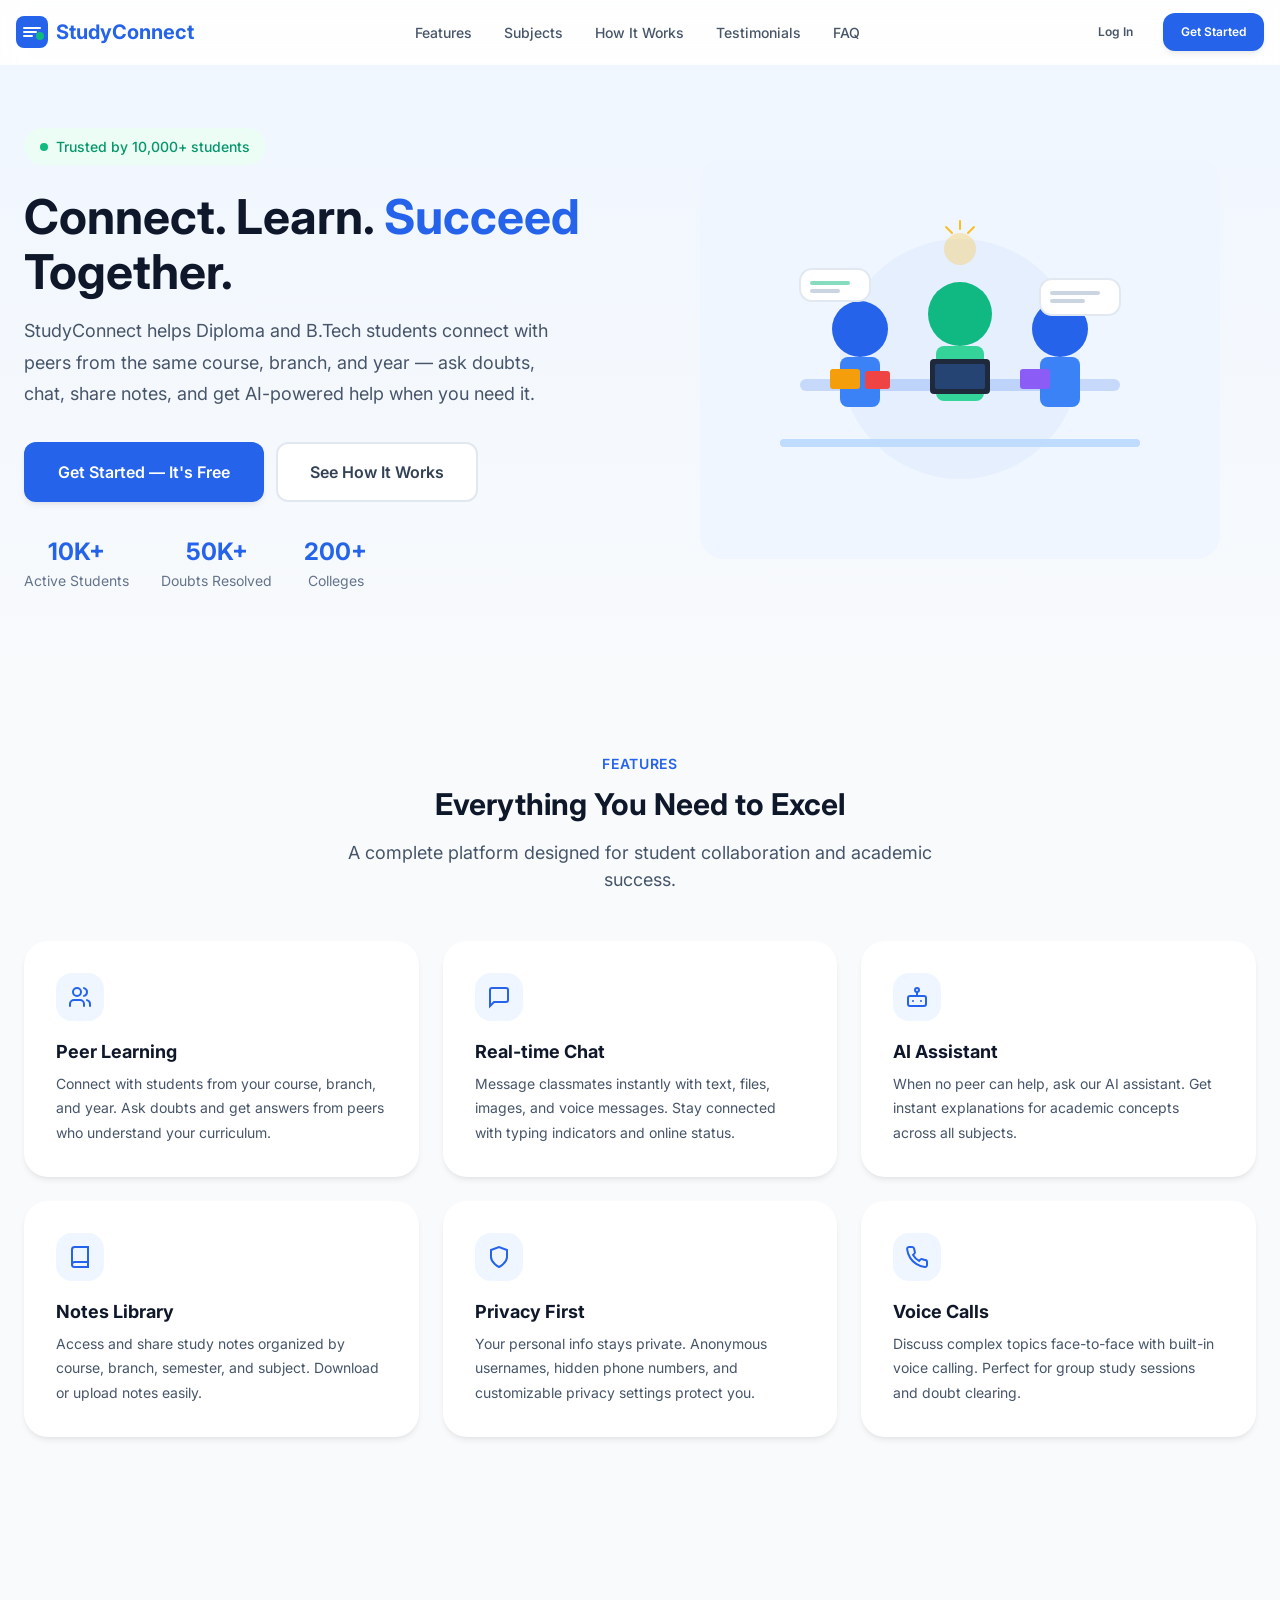
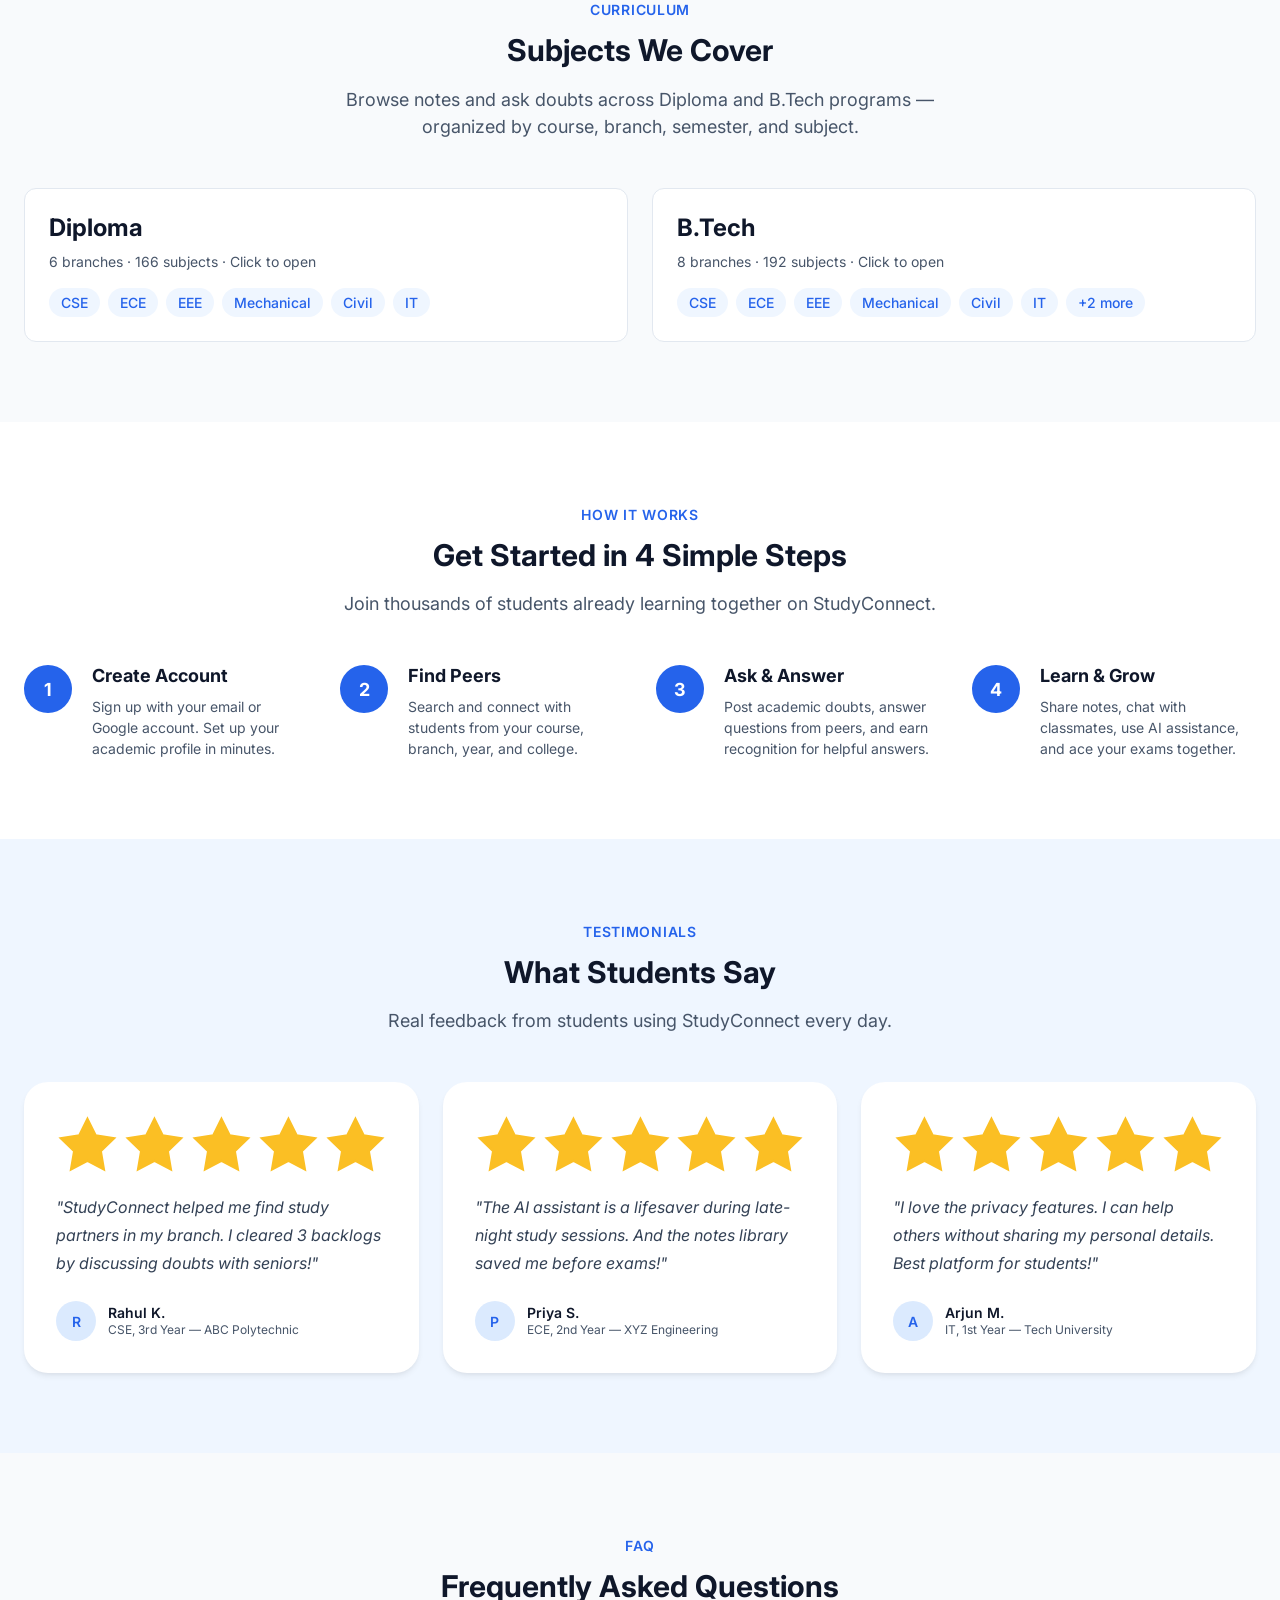
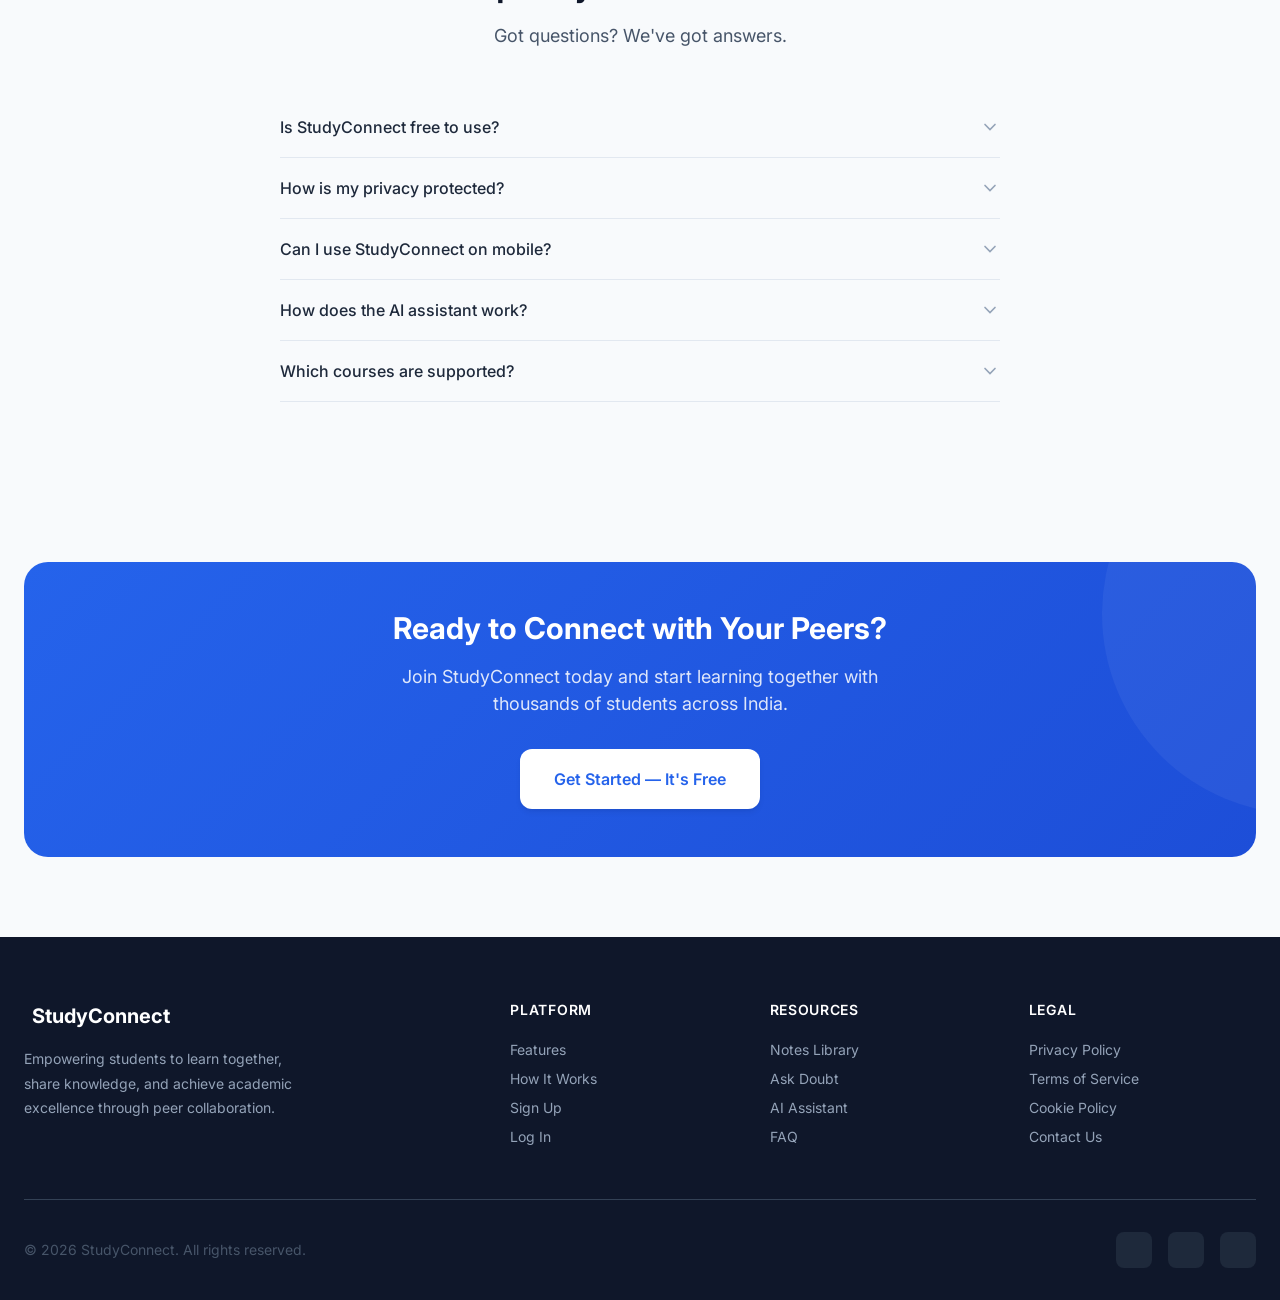
<file: index.html>
<!DOCTYPE html>
<html lang="en">
<head>
  <meta charset="UTF-8">
  <meta name="viewport" content="width=device-width, initial-scale=1.0">
  <meta name="description" content="StudyConnect — Connect with students, ask doubts, share knowledge, and learn together.">
  <title>StudyConnect — Learn Together, Grow Together</title>
  <link rel="stylesheet" href="css/main.css">
</head>
<body>
  <!-- Navigation -->
  <nav class="navbar" id="navbar">
    <div class="navbar-inner">
      <a href="index.html" class="navbar-logo">
        <span id="logoIcon"></span> StudyConnect
      </a>
      <div class="navbar-links">
        <a href="#features">Features</a>
        <a href="#subjects">Subjects</a>
        <a href="#how-it-works">How It Works</a>
        <a href="#testimonials">Testimonials</a>
        <a href="#faq">FAQ</a>
      </div>
      <div class="navbar-actions">
        <a href="login.html" class="btn btn-ghost btn-sm">Log In</a>
        <a href="register.html" class="btn btn-primary btn-sm">Get Started</a>
      </div>
      <button class="navbar-mobile-toggle" id="navbarMobileToggle" aria-label="Menu">
        <span id="menuIcon"></span>
      </button>
    </div>
    <div class="navbar-mobile-menu" id="navbarMobileMenu">
      <a href="#features">Features</a>
      <a href="#subjects">Subjects</a>
      <a href="#how-it-works">How It Works</a>
      <a href="#testimonials">Testimonials</a>
      <a href="#faq">FAQ</a>
      <a href="login.html">Log In</a>
      <a href="register.html">Get Started</a>
    </div>
  </nav>

  <!-- Hero Section -->
  <section class="hero">
    <div class="container">
      <div class="hero-inner">
        <div class="hero-content">
          <div class="hero-badge">
            <span class="hero-badge-dot"></span>
            Trusted by 10,000+ students
          </div>
          <h1>Connect. Learn. <span>Succeed</span> Together.</h1>
          <p class="hero-description">
            StudyConnect helps Diploma and B.Tech students connect with peers from the same course, branch, and year — ask doubts, chat, share notes, and get AI-powered help when you need it.
          </p>
          <div class="hero-actions">
            <a href="register.html" class="btn btn-primary btn-lg">Get Started — It's Free</a>
            <a href="#how-it-works" class="btn btn-secondary btn-lg">See How It Works</a>
          </div>
          <div class="hero-stats">
            <div class="hero-stat">
              <div class="hero-stat-value">10K+</div>
              <div class="hero-stat-label">Active Students</div>
            </div>
            <div class="hero-stat">
              <div class="hero-stat-value">50K+</div>
              <div class="hero-stat-label">Doubts Resolved</div>
            </div>
            <div class="hero-stat">
              <div class="hero-stat-value">200+</div>
              <div class="hero-stat-label">Colleges</div>
            </div>
          </div>
        </div>
        <div class="hero-visual">
          <div class="hero-illustration" id="heroIllustration"></div>
        </div>
      </div>
    </div>
  </section>

  <!-- Features Section -->
  <section class="features" id="features">
    <div class="container">
      <div class="section-header">
        <span class="section-label">Features</span>
        <h2>Everything You Need to Excel</h2>
        <p>A complete platform designed for student collaboration and academic success.</p>
      </div>
      <div class="features-grid">
        <div class="feature-card">
          <div class="feature-icon" id="icon1"></div>
          <h3>Peer Learning</h3>
          <p>Connect with students from your course, branch, and year. Ask doubts and get answers from peers who understand your curriculum.</p>
        </div>
        <div class="feature-card">
          <div class="feature-icon" id="icon2"></div>
          <h3>Real-time Chat</h3>
          <p>Message classmates instantly with text, files, images, and voice messages. Stay connected with typing indicators and online status.</p>
        </div>
        <div class="feature-card">
          <div class="feature-icon" id="icon3"></div>
          <h3>AI Assistant</h3>
          <p>When no peer can help, ask our AI assistant. Get instant explanations for academic concepts across all subjects.</p>
        </div>
        <div class="feature-card">
          <div class="feature-icon" id="icon4"></div>
          <h3>Notes Library</h3>
          <p>Access and share study notes organized by course, branch, semester, and subject. Download or upload notes easily.</p>
        </div>
        <div class="feature-card">
          <div class="feature-icon" id="icon5"></div>
          <h3>Privacy First</h3>
          <p>Your personal info stays private. Anonymous usernames, hidden phone numbers, and customizable privacy settings protect you.</p>
        </div>
        <div class="feature-card">
          <div class="feature-icon" id="icon6"></div>
          <h3>Voice Calls</h3>
          <p>Discuss complex topics face-to-face with built-in voice calling. Perfect for group study sessions and doubt clearing.</p>
        </div>
      </div>
    </div>
  </section>

  <!-- Subjects Index -->
  <section class="subjects-index" id="subjects">
    <div class="container">
      <div class="section-header">
        <span class="section-label">Curriculum</span>
        <h2>Subjects We Cover</h2>
        <p>Browse notes and ask doubts across Diploma and B.Tech programs — organized by course, branch, semester, and subject.</p>
      </div>
      <div class="subjects-index-grid" id="subjectsIndexGrid"></div>
    </div>
  </section>

  <!-- How It Works -->
  <section class="how-it-works" id="how-it-works">
    <div class="container">
      <div class="section-header">
        <span class="section-label">How It Works</span>
        <h2>Get Started in 4 Simple Steps</h2>
        <p>Join thousands of students already learning together on StudyConnect.</p>
      </div>
      <div class="steps-grid">
        <div class="step-card">
          <div class="step-number">1</div>
          <div class="step-content">
            <h3>Create Account</h3>
            <p>Sign up with your email or Google account. Set up your academic profile in minutes.</p>
          </div>
        </div>
        <div class="step-card">
          <div class="step-number">2</div>
          <div class="step-content">
            <h3>Find Peers</h3>
            <p>Search and connect with students from your course, branch, year, and college.</p>
          </div>
        </div>
        <div class="step-card">
          <div class="step-number">3</div>
          <div class="step-content">
            <h3>Ask & Answer</h3>
            <p>Post academic doubts, answer questions from peers, and earn recognition for helpful answers.</p>
          </div>
        </div>
        <div class="step-card">
          <div class="step-number">4</div>
          <div class="step-content">
            <h3>Learn & Grow</h3>
            <p>Share notes, chat with classmates, use AI assistance, and ace your exams together.</p>
          </div>
        </div>
      </div>
    </div>
  </section>

  <!-- Testimonials -->
  <section class="testimonials" id="testimonials">
    <div class="container">
      <div class="section-header">
        <span class="section-label">Testimonials</span>
        <h2>What Students Say</h2>
        <p>Real feedback from students using StudyConnect every day.</p>
      </div>
      <div class="testimonials-grid">
        <div class="testimonial-card">
          <div class="testimonial-stars" id="stars1"></div>
          <p class="testimonial-text">"StudyConnect helped me find study partners in my branch. I cleared 3 backlogs by discussing doubts with seniors!"</p>
          <div class="testimonial-author">
            <div class="avatar avatar-md">R</div>
            <div class="testimonial-author-info">
              <h4>Rahul K.</h4>
              <p>CSE, 3rd Year — ABC Polytechnic</p>
            </div>
          </div>
        </div>
        <div class="testimonial-card">
          <div class="testimonial-stars" id="stars2"></div>
          <p class="testimonial-text">"The AI assistant is a lifesaver during late-night study sessions. And the notes library saved me before exams!"</p>
          <div class="testimonial-author">
            <div class="avatar avatar-md">P</div>
            <div class="testimonial-author-info">
              <h4>Priya S.</h4>
              <p>ECE, 2nd Year — XYZ Engineering</p>
            </div>
          </div>
        </div>
        <div class="testimonial-card">
          <div class="testimonial-stars" id="stars3"></div>
          <p class="testimonial-text">"I love the privacy features. I can help others without sharing my personal details. Best platform for students!"</p>
          <div class="testimonial-author">
            <div class="avatar avatar-md">A</div>
            <div class="testimonial-author-info">
              <h4>Arjun M.</h4>
              <p>IT, 1st Year — Tech University</p>
            </div>
          </div>
        </div>
      </div>
    </div>
  </section>

  <!-- FAQ -->
  <section class="faq" id="faq">
    <div class="container">
      <div class="section-header">
        <span class="section-label">FAQ</span>
        <h2>Frequently Asked Questions</h2>
        <p>Got questions? We've got answers.</p>
      </div>
      <div class="faq-list">
        <div class="faq-item">
          <button class="faq-question">Is StudyConnect free to use?<span id="faqIcon1"></span></button>
          <div class="faq-answer"><p>Yes! StudyConnect is completely free for all Diploma and B.Tech students. Create an account and start connecting with peers immediately.</p></div>
        </div>
        <div class="faq-item">
          <button class="faq-question">How is my privacy protected?<span id="faqIcon2"></span></button>
          <div class="faq-answer"><p>We use anonymous usernames by default. Phone numbers are never displayed. You can hide your name, email, college, and online status in privacy settings.</p></div>
        </div>
        <div class="faq-item">
          <button class="faq-question">Can I use StudyConnect on mobile?<span id="faqIcon3"></span></button>
          <div class="faq-answer"><p>Absolutely! StudyConnect is fully responsive and works beautifully on phones, tablets, and desktops. Access it from any browser.</p></div>
        </div>
        <div class="faq-item">
          <button class="faq-question">How does the AI assistant work?<span id="faqIcon4"></span></button>
          <div class="faq-answer"><p>When no student can answer your doubt, you can ask our AI assistant. It provides explanations for academic concepts across programming, engineering, and more.</p></div>
        </div>
        <div class="faq-item">
          <button class="faq-question">Which courses are supported?<span id="faqIcon5"></span></button>
          <div class="faq-answer"><p>StudyConnect supports Diploma and B.Tech programs across all major branches including CSE, ECE, EEE, Mechanical, Civil, IT, AI & ML, and Data Science.</p></div>
        </div>
      </div>
    </div>
  </section>

  <!-- CTA -->
  <section class="cta-section">
    <div class="container">
      <div class="cta-card">
        <h2>Ready to Connect with Your Peers?</h2>
        <p>Join StudyConnect today and start learning together with thousands of students across India.</p>
        <a href="register.html" class="btn btn-primary btn-lg">Get Started — It's Free</a>
      </div>
    </div>
  </section>

  <!-- Footer -->
  <footer class="footer">
    <div class="container">
      <div class="footer-grid">
        <div class="footer-brand">
          <div class="footer-brand-logo"><span id="footerLogo"></span> StudyConnect</div>
          <p>Empowering students to learn together, share knowledge, and achieve academic excellence through peer collaboration.</p>
        </div>
        <div class="footer-col">
          <h4>Platform</h4>
          <a href="#features">Features</a>
          <a href="#how-it-works">How It Works</a>
          <a href="register.html">Sign Up</a>
          <a href="login.html">Log In</a>
        </div>
        <div class="footer-col">
          <h4>Resources</h4>
          <a href="notes.html">Notes Library</a>
          <a href="doubt.html">Ask Doubt</a>
          <a href="ai-assistant.html">AI Assistant</a>
          <a href="#faq">FAQ</a>
        </div>
        <div class="footer-col">
          <h4>Legal</h4>
          <a href="#">Privacy Policy</a>
          <a href="#">Terms of Service</a>
          <a href="#">Cookie Policy</a>
          <a href="#">Contact Us</a>
        </div>
      </div>
      <div class="footer-bottom">
        <p>&copy; 2026 StudyConnect. All rights reserved.</p>
        <div class="footer-social">
          <a href="#" aria-label="Twitter"><span id="socialIcon1"></span></a>
          <a href="#" aria-label="Instagram"><span id="socialIcon2"></span></a>
          <a href="#" aria-label="LinkedIn"><span id="socialIcon3"></span></a>
        </div>
      </div>
    </div>
  </footer>

  <script src="js/icons.js"></script>
  <script src="js/subjects-index.js"></script>
  <script>
    // Inject icons
    document.getElementById('logoIcon').innerHTML = Icons.logo;
    document.getElementById('menuIcon').innerHTML = Icons.menu;
    document.getElementById('heroIllustration').innerHTML = Icons.heroIllustration;
    document.getElementById('icon1').innerHTML = Icons.users;
    document.getElementById('icon2').innerHTML = Icons.message;
    document.getElementById('icon3').innerHTML = Icons.bot;
    document.getElementById('icon4').innerHTML = Icons.book;
    document.getElementById('icon5').innerHTML = Icons.shield;
    document.getElementById('icon6').innerHTML = Icons.phone;
    document.getElementById('footerLogo').innerHTML = Icons.logo;
    ['stars1','stars2','stars3'].forEach(id => {
      document.getElementById(id).innerHTML = Array(5).fill(Icons.star).join('');
    });
    ['faqIcon1','faqIcon2','faqIcon3','faqIcon4','faqIcon5'].forEach(id => {
      document.getElementById(id).innerHTML = Icons.chevronDown;
    });
  </script>
  <script src="js/pages/landing.js"></script>
</body>
</html>
</file>
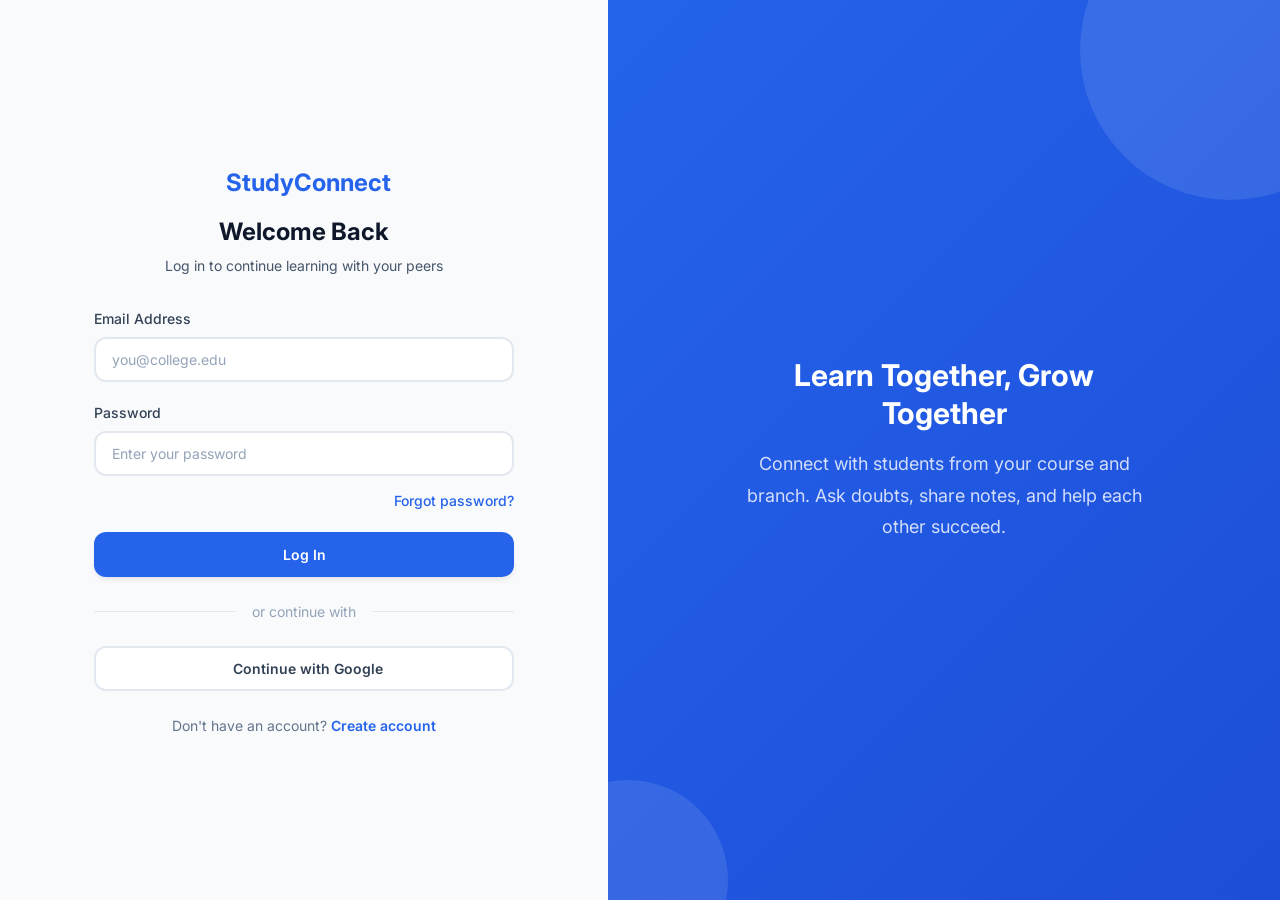
<file: ai-assistant.html>
<!DOCTYPE html>
<html lang="en">
<head>
  <meta charset="UTF-8">
  <meta name="viewport" content="width=device-width, initial-scale=1.0">
  <title>AI Assistant — StudyConnect</title>
  <link rel="stylesheet" href="css/main.css">
</head>
<body>
  <div class="app-layout">
    <div id="sidebarMount"></div>
    <div class="app-main">
      <div id="headerMount" data-title="AI Assistant"></div>
      <main class="app-content">
        <div class="ai-container">
          <div class="ai-chat-card">
            <div class="ai-messages" id="aiMessages">
              <div class="ai-welcome" id="aiWelcome">
                <div class="ai-welcome-icon" id="aiWelcomeIcon"></div>
                <h3>StudyConnect AI</h3>
                <p>Ask an academic question when peers are unavailable. Explanations stay focused on Diploma and B.Tech topics.</p>
                <div class="ai-suggestions">
                  <button type="button" class="ai-suggestion">Explain pointers in C</button>
                  <button type="button" class="ai-suggestion">Explain Java OOP</button>
                  <button type="button" class="ai-suggestion">Explain DBMS normalization</button>
                </div>
              </div>
            </div>
            <div class="ai-input-area">
              <input type="text" id="aiInput" placeholder="Ask your academic question..." autocomplete="off">
              <button type="button" class="btn btn-primary" id="aiSend">Send</button>
            </div>
          </div>
        </div>
      </main>
    </div>
  </div>

  <script src="js/icons.js"></script>
  <script src="js/subjects-index.js"></script>
  <script src="js/api.js"></script>
  <script src="js/components.js"></script>
  <script src="js/main.js"></script>
  <script src="js/pages/ai-assistant.js"></script>
  <script>
    document.getElementById('aiWelcomeIcon').innerHTML = Icons.bot;
  </script>
</body>
</html>
</file>
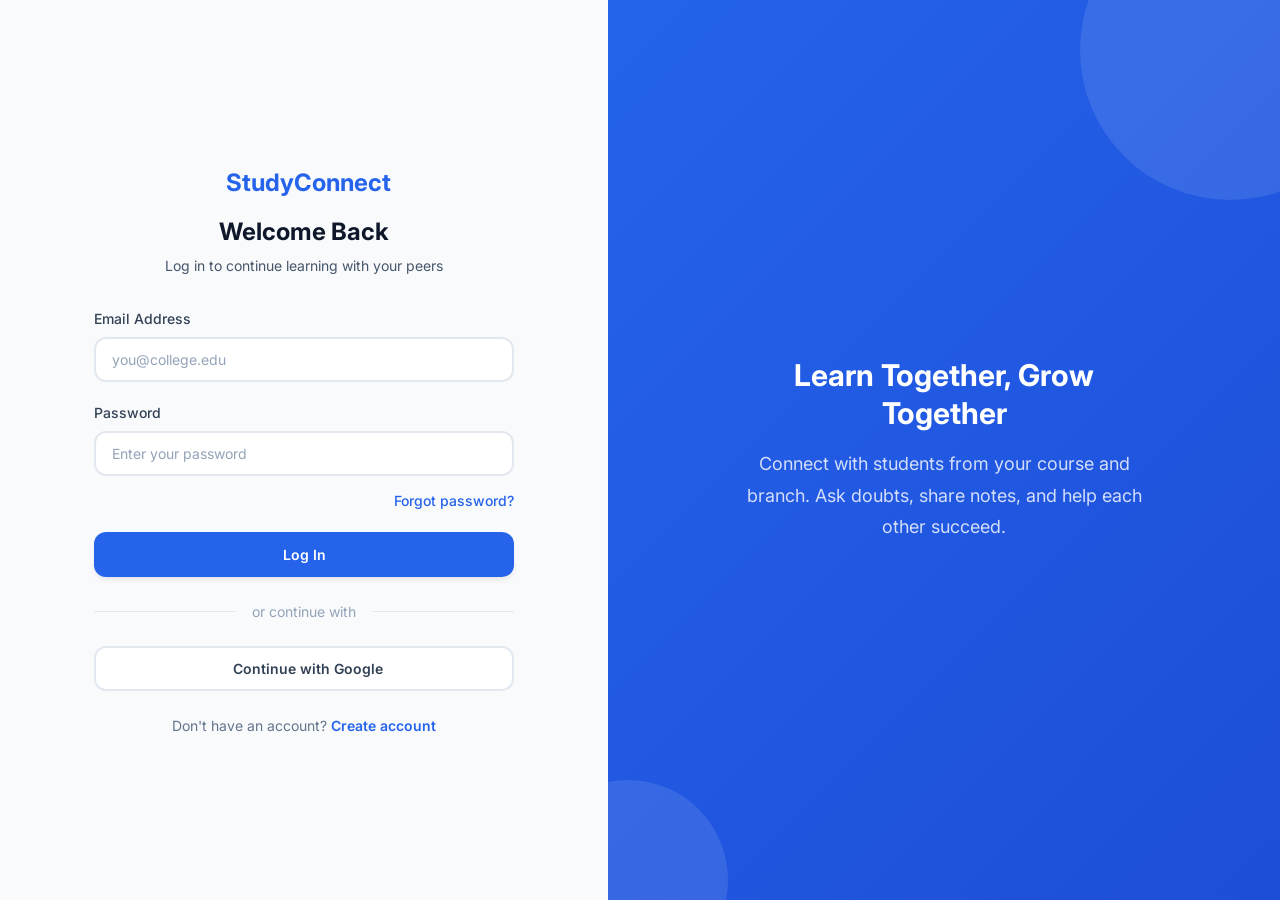
<file: chat.html>
<!DOCTYPE html>
<html lang="en">
<head>
  <meta charset="UTF-8">
  <meta name="viewport" content="width=device-width, initial-scale=1.0">
  <title>Messages — StudyConnect</title>
  <link rel="stylesheet" href="css/main.css">
</head>
<body>
  <div class="app-layout">
    <div id="sidebarMount"></div>
    <div class="app-main">
      <div id="headerMount" data-title="Messages"></div>
      <main class="app-content">
        <div class="chat-layout">
          <aside class="chat-sidebar">
            <div class="chat-sidebar-header">
              <div class="search-bar">
                <span class="search-bar-icon" id="convSearchIcon"></span>
                <input type="search" placeholder="Search conversations...">
              </div>
            </div>
            <div class="chat-conversations" id="chatConversations"></div>
          </aside>

          <section class="chat-main">
            <header class="chat-header">
              <div class="avatar avatar-md avatar-online">C</div>
              <div class="chat-header-info">
                <h3 id="chatHeaderName">Coder_2847</h3>
                <p class="chat-header-status" id="chatHeaderStatus">Online</p>
              </div>
              <div class="chat-header-actions">
                <button class="btn btn-icon btn-ghost" id="chatSearchToggle" aria-label="Search messages"></button>
                <a href="voice-call.html" class="btn btn-icon btn-ghost" aria-label="Voice call" id="chatCallBtn"></a>
              </div>
            </header>

            <div class="chat-search-bar" id="chatSearchBar">
              <div class="search-bar">
                <span class="search-bar-icon" id="msgSearchIcon"></span>
                <input type="search" id="messageSearch" placeholder="Search messages...">
              </div>
            </div>

            <div class="chat-messages" id="chatMessages">
              <div class="chat-message received">
                <div class="chat-message-bubble">Hey! Did you figure out reversing a linked list?</div>
                <span class="chat-message-time">10:12</span>
              </div>
              <div class="chat-message sent">
                <div class="chat-message-bubble">Almost — I keep mixing up the next pointer.</div>
                <span class="chat-message-time">10:14</span>
              </div>
              <div class="chat-message received">
                <div class="chat-message-bubble">Use three pointers: prev, current, and next. Iterate and reverse each link.</div>
                <span class="chat-message-time">10:15</span>
              </div>
              <div class="typing-indicator" id="typingIndicator" style="display:none">
                <span></span><span></span><span></span>
              </div>
            </div>

            <div class="chat-input-area">
              <div class="emoji-picker" id="emojiPicker"></div>
              <div class="chat-input-toolbar">
                <button type="button" class="btn btn-icon btn-ghost" id="emojiBtn" aria-label="Emoji"></button>
                <label class="btn btn-icon btn-ghost" aria-label="Share file">
                  <span id="fileIcon"></span>
                  <input type="file" id="fileUpload" hidden accept=".pdf,.doc,.docx,.txt,.zip">
                </label>
                <label class="btn btn-icon btn-ghost" aria-label="Share image">
                  <span id="imageIcon"></span>
                  <input type="file" id="imageUpload" hidden accept="image/*">
                </label>
                <button type="button" class="btn btn-icon btn-ghost" id="voiceBtn" aria-label="Voice message"></button>
              </div>
              <div class="chat-input-row">
                <textarea id="chatInput" rows="1" placeholder="Type a message..."></textarea>
                <button type="button" class="chat-send-btn" id="chatSend" aria-label="Send"></button>
              </div>
            </div>
          </section>
        </div>
      </main>
    </div>
  </div>

  <script src="js/icons.js"></script>
  <script src="js/subjects-index.js"></script>
  <script src="js/api.js"></script>
  <script src="js/components.js"></script>
  <script src="js/main.js"></script>
  <script src="js/pages/chat.js"></script>
  <script>
    document.getElementById('convSearchIcon').innerHTML = Icons.search;
    document.getElementById('msgSearchIcon').innerHTML = Icons.search;
    document.getElementById('chatSearchToggle').innerHTML = Icons.search;
    document.getElementById('chatCallBtn').innerHTML = Icons.phone;
    document.getElementById('emojiBtn').innerHTML = Icons.emoji;
    document.getElementById('fileIcon').innerHTML = Icons.paperclip;
    document.getElementById('imageIcon').innerHTML = Icons.image;
    document.getElementById('voiceBtn').innerHTML = Icons.mic;
    document.getElementById('chatSend').innerHTML = Icons.send;

    const params = new URLSearchParams(location.search);
    const user = params.get('user');
    if (user) {
      document.getElementById('chatHeaderName').textContent = user;
    }
  </script>
</body>
</html>
</file>
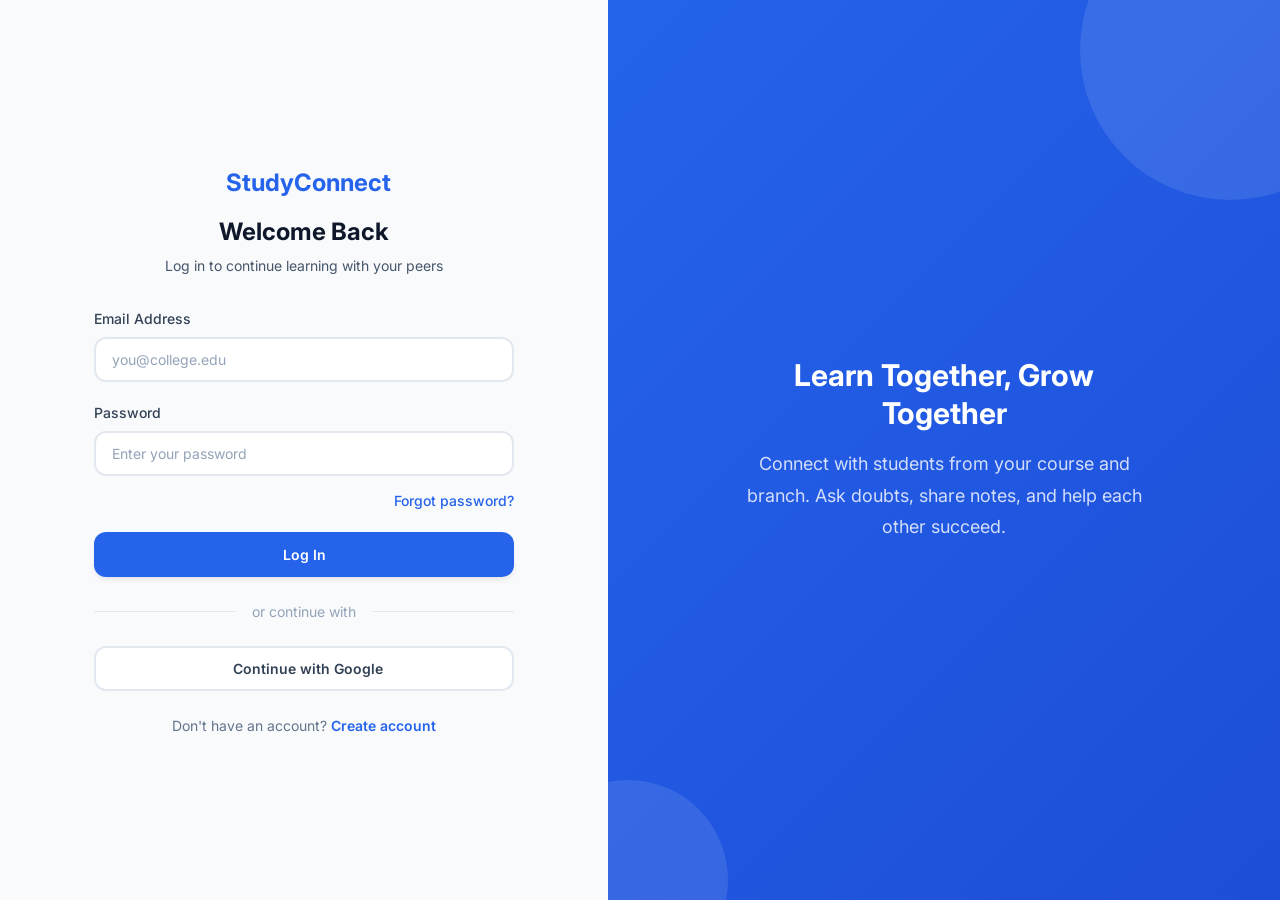
<file: dashboard.html>
<!DOCTYPE html>
<html lang="en">
<head>
  <meta charset="UTF-8">
  <meta name="viewport" content="width=device-width, initial-scale=1.0">
  <meta name="description" content="StudyConnect dashboard — recent doubts, peers, and quick actions.">
  <title>Dashboard — StudyConnect</title>
  <link rel="stylesheet" href="css/main.css">
</head>
<body>
  <div class="app-layout">
    <div id="sidebarMount"></div>
    <div class="app-main">
      <div id="headerMount" data-title="Dashboard"></div>
      <main class="app-content">
        <section class="welcome-card" id="welcomeCard">
          <h2>Welcome back, Student_4821</h2>
          <p>Connect with classmates, clear doubts, and keep your notes organized — all in one place.</p>
          <div class="welcome-card-actions">
            <a href="doubt.html" class="btn">Ask a Doubt</a>
            <a href="chat.html" class="btn">Open Chat</a>
            <a href="ai-assistant.html" class="btn btn-accent">Ask AI Assistant</a>
          </div>
        </section>

        <div class="dashboard-search">
          <div class="search-bar">
            <span class="search-bar-icon" id="dashSearchIcon"></span>
            <input type="search" id="dashboardSearch" placeholder="Search students by username, branch, or college..." autocomplete="off">
          </div>
        </div>

        <div class="quick-actions">
          <a href="search.html" class="quick-action">
            <div class="quick-action-icon" id="qaUsers"></div>
            <span class="quick-action-label">Find Students</span>
          </a>
          <a href="doubt.html" class="quick-action">
            <div class="quick-action-icon" id="qaHelp"></div>
            <span class="quick-action-label">Ask Doubt</span>
          </a>
          <a href="notes.html" class="quick-action">
            <div class="quick-action-icon" id="qaBook"></div>
            <span class="quick-action-label">Notes</span>
          </a>
          <a href="ai-assistant.html" class="quick-action">
            <div class="quick-action-icon accent" id="qaBot"></div>
            <span class="quick-action-label">AI Assistant</span>
          </a>
        </div>

        <div class="dashboard-grid">
          <div class="card">
            <div class="card-header" style="display:flex;justify-content:space-between;align-items:center">
              <div>
                <h3 class="card-title">Recent Doubts</h3>
                <p class="card-subtitle">Latest questions from your academic community</p>
              </div>
              <a href="doubt.html" class="btn btn-sm btn-ghost">View all</a>
            </div>
            <div id="recentDoubts"></div>
          </div>

          <div>
            <div class="card" style="margin-bottom:var(--space-6)">
              <div class="card-header">
                <h3 class="card-title">Active Students</h3>
                <p class="card-subtitle">Peers currently online</p>
              </div>
              <div id="activeStudents"></div>
            </div>

            <div class="card">
              <div class="card-header" style="display:flex;justify-content:space-between;align-items:center">
                <h3 class="card-title">Notifications</h3>
                <a href="notifications.html" class="btn btn-sm btn-ghost">See all</a>
              </div>
              <div id="dashNotifications"></div>
            </div>
          </div>
        </div>
      </main>
    </div>
  </div>

  <script src="js/icons.js"></script>
  <script src="js/subjects-index.js"></script>
  <script src="js/api.js"></script>
  <script src="js/components.js"></script>
  <script src="js/main.js"></script>
  <script src="js/pages/dashboard.js"></script>
</body>
</html>
</file>
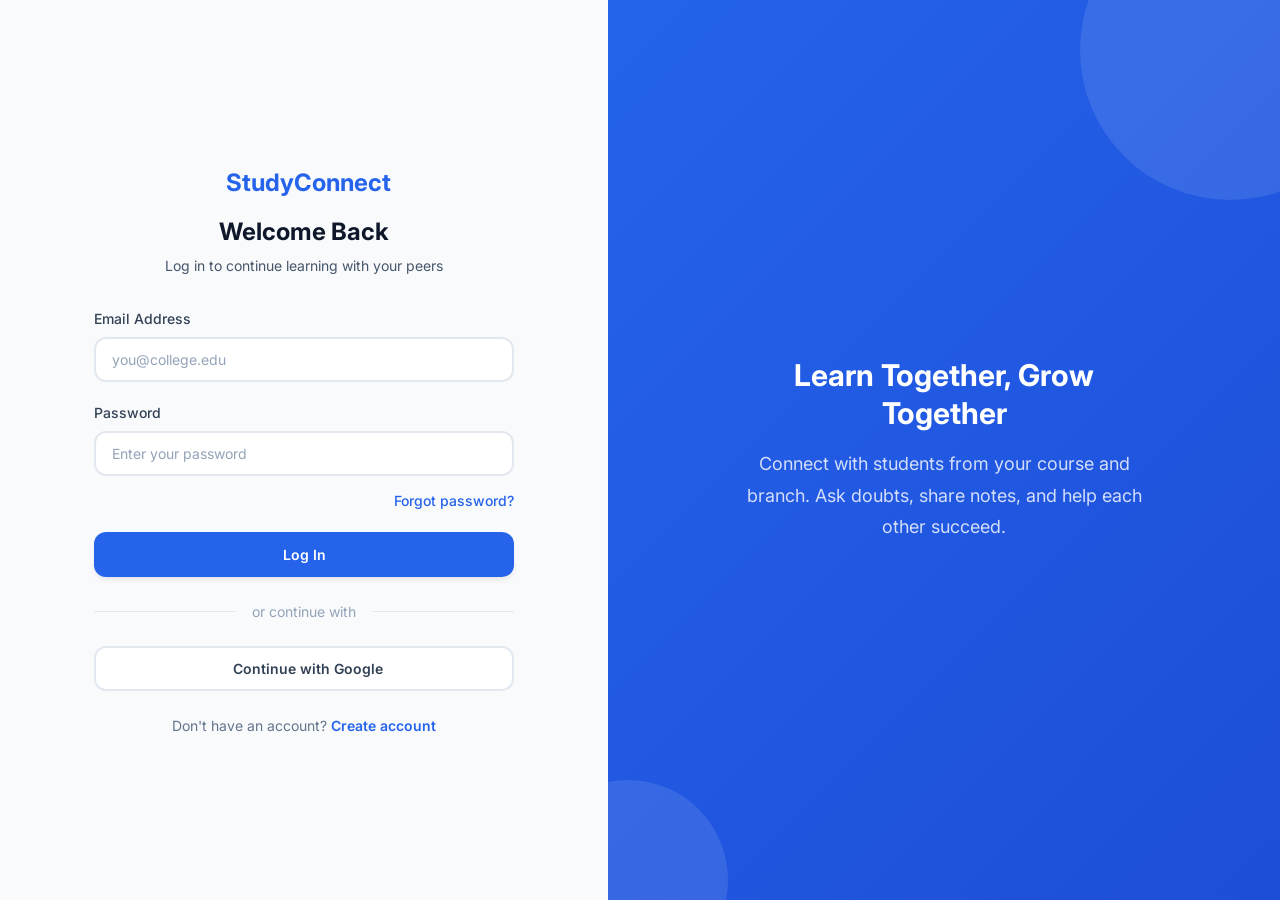
<file: doubt.html>
<!DOCTYPE html>
<html lang="en">
<head>
  <meta charset="UTF-8">
  <meta name="viewport" content="width=device-width, initial-scale=1.0">
  <title>Ask Doubt — StudyConnect</title>
  <link rel="stylesheet" href="css/main.css">
</head>
<body>
  <div class="app-layout">
    <div id="sidebarMount"></div>
    <div class="app-main">
      <div id="headerMount" data-title="Ask Doubt"></div>
      <main class="app-content">
        <div class="doubt-form-card">
          <h2 style="font-size:var(--font-size-xl);margin-bottom:var(--space-2)">Post a doubt</h2>
          <p style="margin-bottom:var(--space-6)">Share a question with students in your course. If nobody answers, try the AI assistant.</p>
          <form id="doubtForm">
            <div class="doubt-form-grid">
              <div class="form-group">
                <label class="form-label" for="subject">Subject</label>
                <input type="text" id="subject" name="subject" class="form-input" placeholder="e.g. Data Structures" required>
              </div>
              <div class="form-group">
                <label class="form-label" for="topic">Topic</label>
                <input type="text" id="topic" name="topic" class="form-input" placeholder="e.g. Linked Lists" required>
              </div>
              <div class="form-group full-width">
                <label class="form-label" for="question">Question</label>
                <textarea id="question" name="question" class="form-textarea" placeholder="Describe your doubt clearly..." required></textarea>
              </div>
            </div>
            <div class="upload-row">
              <label class="file-upload">
                <span class="file-upload-icon" id="imgUpIcon"></span>
                <span class="file-upload-text">Upload image</span>
                <input type="file" name="image" accept="image/*">
              </label>
              <label class="file-upload">
                <span class="file-upload-icon" id="pdfUpIcon"></span>
                <span class="file-upload-text">Upload PDF</span>
                <input type="file" name="pdf" accept="application/pdf">
              </label>
            </div>
            <div style="margin-top:var(--space-6);display:flex;gap:var(--space-3);flex-wrap:wrap">
              <button type="submit" class="btn btn-primary">Post Doubt</button>
              <a href="ai-assistant.html" class="btn btn-secondary">Ask AI instead</a>
            </div>
          </form>
        </div>

        <div class="section-title">
          <h2>Latest Doubts</h2>
          <span class="badge badge-primary">Accepted answers first</span>
        </div>
        <div id="doubtsList"></div>
      </main>
    </div>
  </div>

  <script src="js/icons.js"></script>
  <script src="js/subjects-index.js"></script>
  <script src="js/api.js"></script>
  <script src="js/components.js"></script>
  <script src="js/main.js"></script>
  <script src="js/pages/doubt.js"></script>
  <script>
    document.getElementById('imgUpIcon').innerHTML = Icons.image;
    document.getElementById('pdfUpIcon').innerHTML = Icons.file;
  </script>
</body>
</html>
</file>
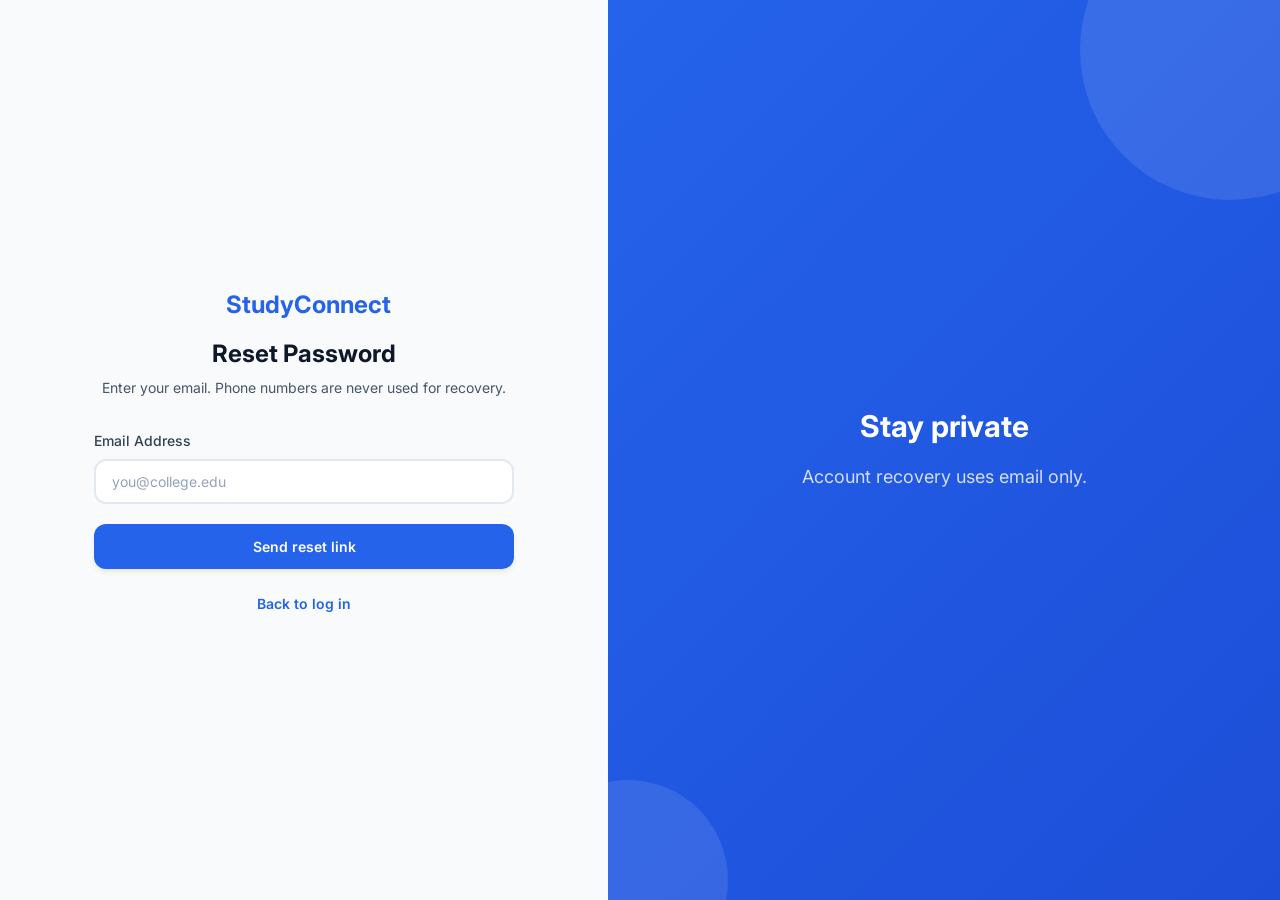
<file: forgot-password.html>
<!DOCTYPE html>
<html lang="en">
<head>
  <meta charset="UTF-8">
  <meta name="viewport" content="width=device-width, initial-scale=1.0">
  <title>Forgot Password — StudyConnect</title>
  <link rel="stylesheet" href="css/main.css">
</head>
<body>
  <div class="auth-layout">
    <div class="auth-panel">
      <div class="auth-card">
        <div class="auth-header">
          <a href="index.html" class="auth-logo"><span id="logoIcon"></span> StudyConnect</a>
          <h1>Reset Password</h1>
          <p>Enter your email. Phone numbers are never used for recovery.</p>
        </div>
        <form data-validate data-auth="forgot">
          <div class="form-group">
            <label class="form-label" for="email">Email Address</label>
            <input type="email" id="email" name="email" class="form-input" placeholder="you@college.edu" required>
            <span class="form-error"></span>
          </div>
          <div class="auth-form-actions">
            <button type="submit" class="btn btn-primary">Send reset link</button>
          </div>
        </form>
        <div class="auth-footer"><a href="login.html">Back to log in</a></div>
      </div>
    </div>
    <div class="auth-visual">
      <div class="auth-visual-decoration"></div>
      <div class="auth-visual-decoration"></div>
      <div class="auth-visual-content">
        <h2>Stay private</h2>
        <p>Account recovery uses email only.</p>
      </div>
    </div>
  </div>
  <script src="js/icons.js"></script>
  <script src="js/subjects-index.js"></script>
  <script src="js/api.js"></script>
  <script src="js/components.js"></script>
  <script src="js/main.js"></script>
  <script>document.getElementById('logoIcon').innerHTML = Icons.logo;</script>
</body>
</html>
</file>
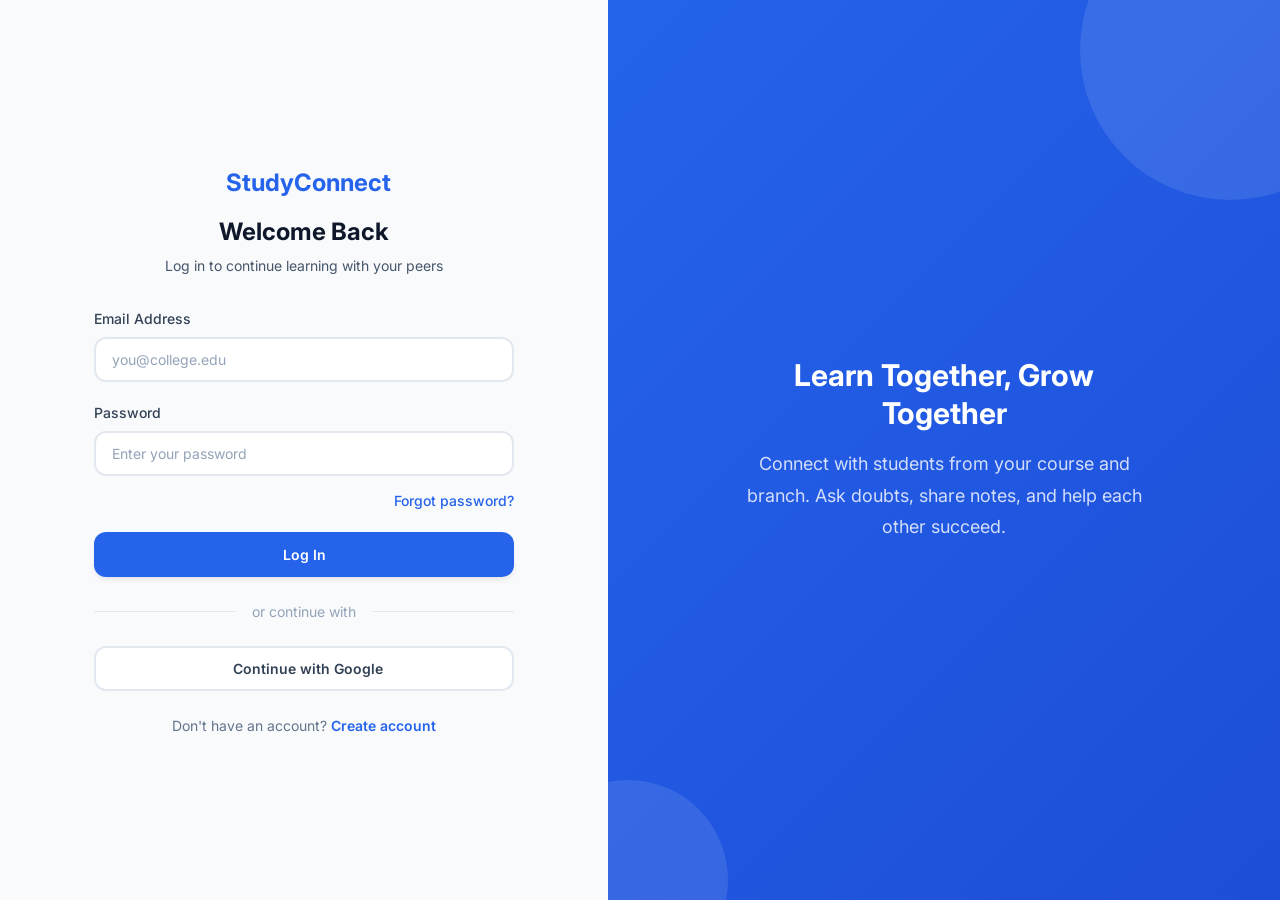
<file: login.html>
<!DOCTYPE html>
<html lang="en">
<head>
  <meta charset="UTF-8">
  <meta name="viewport" content="width=device-width, initial-scale=1.0">
  <title>Log In — StudyConnect</title>
  <link rel="stylesheet" href="css/main.css">
</head>
<body>
  <div class="auth-layout">
    <div class="auth-panel">
      <div class="auth-card">
        <div class="auth-header">
          <a href="index.html" class="auth-logo"><span id="logoIcon"></span> StudyConnect</a>
          <h1>Welcome Back</h1>
          <p>Log in to continue learning with your peers</p>
        </div>

        <form data-validate data-auth="login">
          <div class="form-group">
            <label class="form-label" for="email">Email Address</label>
            <input type="email" id="email" name="email" class="form-input" placeholder="you@college.edu" required>
            <span class="form-error"></span>
          </div>

          <div class="form-group">
            <label class="form-label" for="password">Password</label>
            <input type="password" id="password" name="password" class="form-input" placeholder="Enter your password" required>
            <span class="form-error"></span>
          </div>

          <div class="forgot-password">
            <a href="forgot-password.html">Forgot password?</a>
          </div>

          <div class="auth-form-actions">
            <button type="submit" class="btn btn-primary">Log In</button>
          </div>
        </form>

        <div class="divider">or continue with</div>

        <button class="btn btn-google" type="button" id="googleLogin">
          <span id="googleIcon"></span> Continue with Google
        </button>

        <div class="auth-footer">
          Don't have an account? <a href="register.html">Create account</a>
        </div>
      </div>
    </div>

    <div class="auth-visual">
      <div class="auth-visual-decoration"></div>
      <div class="auth-visual-decoration"></div>
      <div class="auth-visual-content">
        <h2>Learn Together, Grow Together</h2>
        <p>Connect with students from your course and branch. Ask doubts, share notes, and help each other succeed.</p>
      </div>
    </div>
  </div>

  <script src="js/icons.js"></script>
  <script src="js/subjects-index.js"></script>
  <script src="js/api.js"></script>
  <script src="js/components.js"></script>
  <script src="js/main.js"></script>
  <script>
    document.getElementById('logoIcon').innerHTML = Icons.logo;
    document.getElementById('googleIcon').innerHTML = Icons.google;
    document.getElementById('googleLogin').addEventListener('click', () => {
      StudyConnect.toast('Google login is not enabled. Use email login (try coder@studyconnect.edu / Student@123).');
    });
  </script>
</body>
</html>
</file>
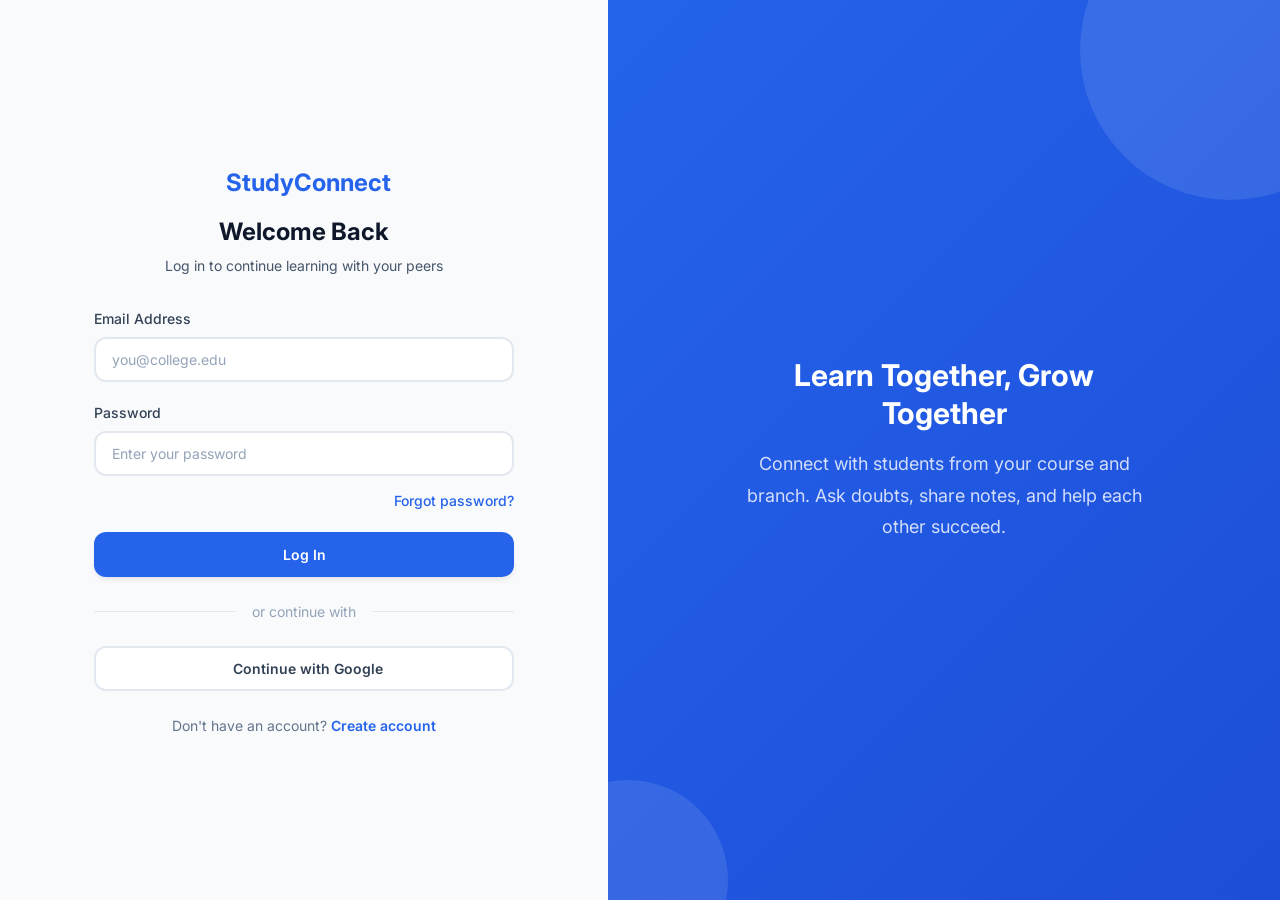
<file: notes.html>
<!DOCTYPE html>
<html lang="en">
<head>
  <meta charset="UTF-8">
  <meta name="viewport" content="width=device-width, initial-scale=1.0">
  <title>Notes — StudyConnect</title>
  <link rel="stylesheet" href="css/main.css">
</head>
<body>
  <div class="app-layout">
    <div id="sidebarMount"></div>
    <div class="app-main">
      <div id="headerMount" data-title="Notes Library"></div>
      <main class="app-content">
        <nav class="notes-breadcrumb" id="notesBreadcrumb"></nav>
        <div class="notes-content" id="notesContent"></div>
      </main>
    </div>
  </div>

  <script src="js/icons.js"></script>
  <script src="js/subjects-index.js"></script>
  <script src="js/api.js"></script>
  <script src="js/components.js"></script>
  <script src="js/main.js"></script>
  <script src="js/pages/notes.js"></script>
</body>
</html>
</file>
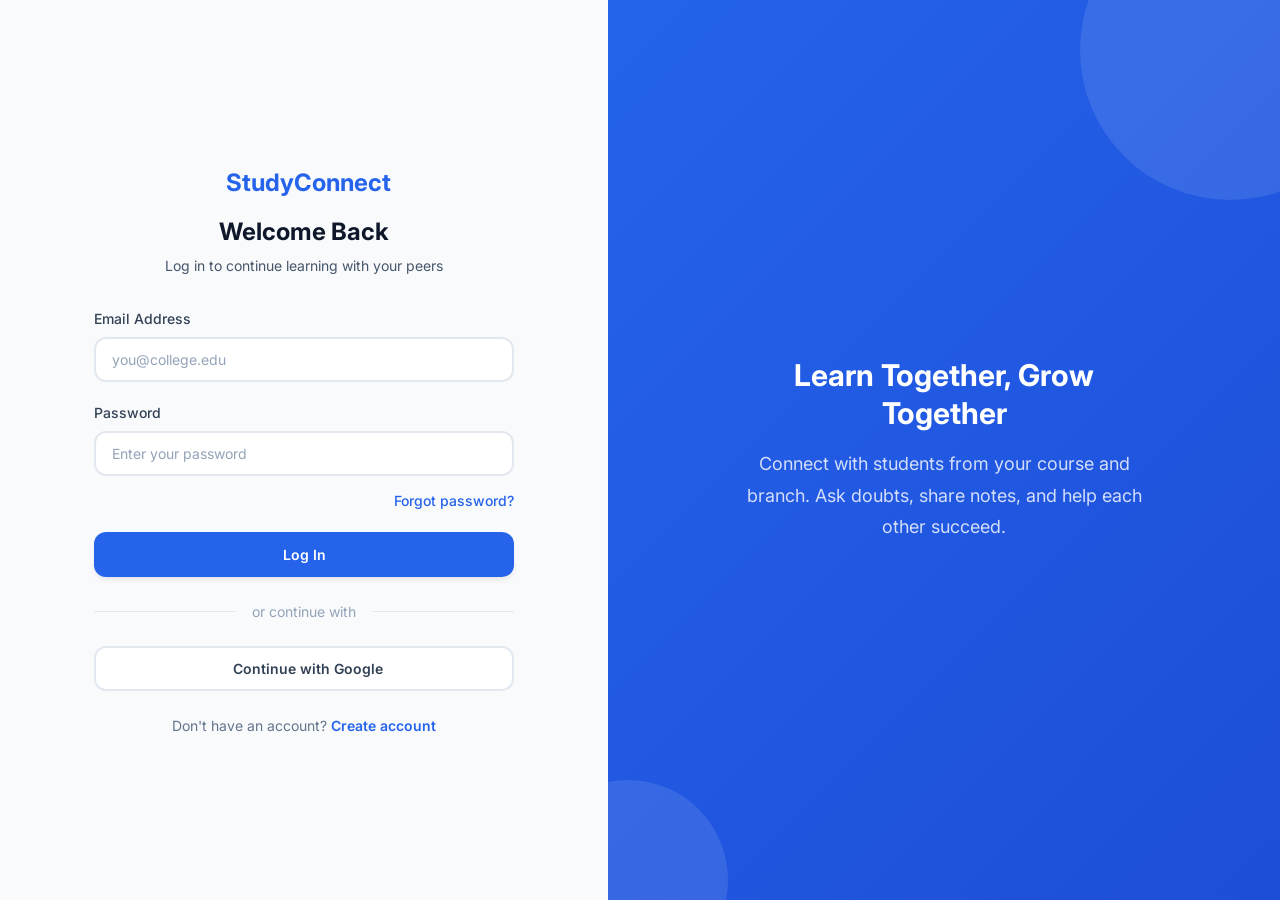
<file: notifications.html>
<!DOCTYPE html>
<html lang="en">
<head>
  <meta charset="UTF-8">
  <meta name="viewport" content="width=device-width, initial-scale=1.0">
  <title>Notifications — StudyConnect</title>
  <link rel="stylesheet" href="css/main.css">
</head>
<body>
  <div class="app-layout">
    <div id="sidebarMount"></div>
    <div class="app-main">
      <div id="headerMount" data-title="Notifications"></div>
      <main class="app-content">
        <div class="section-title">
          <h2>Activity</h2>
          <button type="button" class="btn btn-sm btn-secondary" id="markAllRead">Mark all as read</button>
        </div>

        <div id="notificationList"></div>
      </main>
    </div>
  </div>

  <script src="js/icons.js"></script>
  <script src="js/subjects-index.js"></script>
  <script src="js/api.js"></script>
  <script src="js/components.js"></script>
  <script src="js/main.js"></script>
  <script src="js/pages/notifications.js"></script>
</body>
</html>
</file>
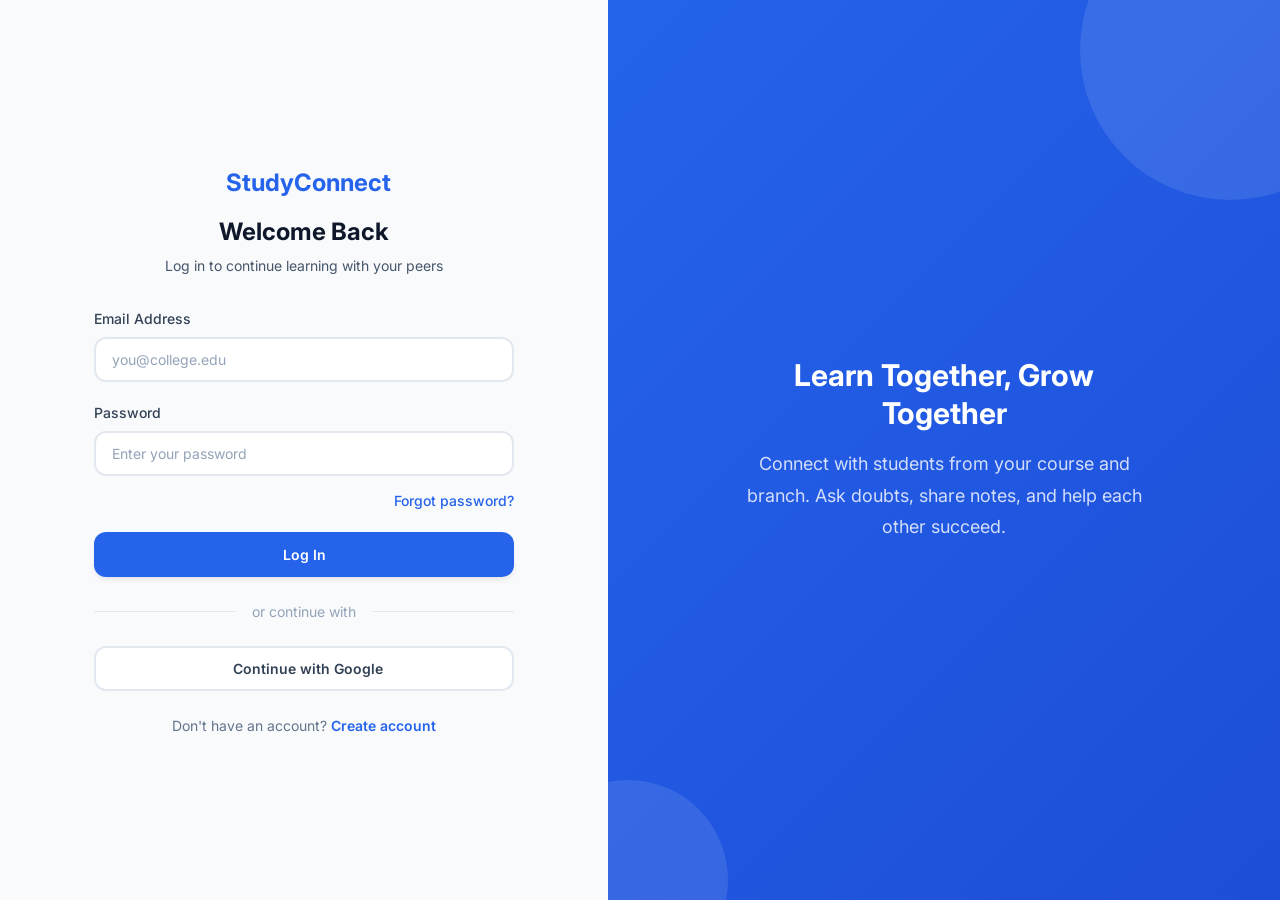
<file: profile-setup.html>
<!DOCTYPE html>
<html lang="en">
<head>
  <meta charset="UTF-8">
  <meta name="viewport" content="width=device-width, initial-scale=1.0">
  <title>Profile Setup — StudyConnect</title>
  <link rel="stylesheet" href="css/main.css">
</head>
<body>
  <div class="auth-layout">
    <div class="auth-panel" style="justify-content:flex-start;padding-top:var(--space-12)">
      <div class="setup-container">
        <div class="auth-header">
          <a href="index.html" class="auth-logo"><span id="logoIcon"></span> StudyConnect</a>
          <h1>Complete Your Profile</h1>
          <p>Help us connect you with the right students</p>
        </div>

        <!-- Progress Steps -->
        <div class="progress-steps">
          <div class="progress-step active">1</div>
          <div class="progress-line"></div>
          <div class="progress-step">2</div>
          <div class="progress-line"></div>
          <div class="progress-step">3</div>
          <div class="progress-line"></div>
          <div class="progress-step">4</div>
          <div class="progress-line"></div>
          <div class="progress-step">5</div>
        </div>

        <!-- Step 1: Course -->
        <div class="setup-step active" data-step="1">
          <div class="setup-step-header">
            <h2>Choose Your Course</h2>
            <p>Select the program you're enrolled in</p>
          </div>
          <div class="selection-grid" data-field="course">
            <div class="selection-card" data-value="Diploma">
              <div class="selection-card-icon" id="diplomaIcon"></div>
              <span class="selection-card-label">Diploma</span>
            </div>
            <div class="selection-card" data-value="B.Tech">
              <div class="selection-card-icon" id="btechIcon"></div>
              <span class="selection-card-label">B.Tech</span>
            </div>
          </div>
        </div>

        <!-- Step 2: Branch -->
        <div class="setup-step" data-step="2">
          <div class="setup-step-header">
            <h2>Select Your Branch</h2>
            <p>Choose your engineering branch or specialization</p>
          </div>
          <div class="selection-grid" data-field="branch">
            <div class="selection-card" data-value="CSE"><span class="selection-card-label">CSE</span></div>
            <div class="selection-card" data-value="ECE"><span class="selection-card-label">ECE</span></div>
            <div class="selection-card" data-value="EEE"><span class="selection-card-label">EEE</span></div>
            <div class="selection-card" data-value="Mechanical"><span class="selection-card-label">Mechanical</span></div>
            <div class="selection-card" data-value="Civil"><span class="selection-card-label">Civil</span></div>
            <div class="selection-card" data-value="IT"><span class="selection-card-label">IT</span></div>
            <div class="selection-card" data-value="AI & ML"><span class="selection-card-label">AI & ML</span></div>
            <div class="selection-card" data-value="Data Science"><span class="selection-card-label">Data Science</span></div>
            <div class="selection-card" data-value="Other"><span class="selection-card-label">Other</span></div>
          </div>
        </div>

        <!-- Step 3: Year -->
        <div class="setup-step" data-step="3">
          <div class="setup-step-header">
            <h2>Select Your Year</h2>
            <p>Which year are you currently in?</p>
          </div>
          <div class="selection-grid" data-field="year">
            <div class="selection-card" data-value="1st Year"><span class="selection-card-label">1st Year</span></div>
            <div class="selection-card" data-value="2nd Year"><span class="selection-card-label">2nd Year</span></div>
            <div class="selection-card" data-value="3rd Year"><span class="selection-card-label">3rd Year</span></div>
            <div class="selection-card" data-value="4th Year"><span class="selection-card-label">4th Year</span></div>
          </div>
        </div>

        <!-- Step 4: Semester -->
        <div class="setup-step" data-step="4">
          <div class="setup-step-header">
            <h2>Select Semester</h2>
            <p>Which semester are you in currently?</p>
          </div>
          <div class="selection-grid" data-field="semester">
            <div class="selection-card" data-value="Semester 1"><span class="selection-card-label">Semester 1</span></div>
            <div class="selection-card" data-value="Semester 2"><span class="selection-card-label">Semester 2</span></div>
            <div class="selection-card" data-value="Semester 3"><span class="selection-card-label">Semester 3</span></div>
            <div class="selection-card" data-value="Semester 4"><span class="selection-card-label">Semester 4</span></div>
            <div class="selection-card" data-value="Semester 5"><span class="selection-card-label">Semester 5</span></div>
            <div class="selection-card" data-value="Semester 6"><span class="selection-card-label">Semester 6</span></div>
            <div class="selection-card" data-value="Semester 7"><span class="selection-card-label">Semester 7</span></div>
            <div class="selection-card" data-value="Semester 8"><span class="selection-card-label">Semester 8</span></div>
          </div>
        </div>

        <!-- Step 5: Subjects -->
        <div class="setup-step" data-step="5">
          <div class="setup-step-header">
            <h2>Select Your Subjects</h2>
            <p>Choose the subjects you're currently studying (select at least one)</p>
          </div>
          <div class="selection-grid" id="subjectsGrid" data-field="subjects"></div>
          <p class="setup-hint" id="subjectsHint" style="display:none;color:var(--color-text-muted);font-size:var(--text-sm);margin-top:var(--space-3)">
            No subjects found for this course, branch, and semester. You can finish setup and add subjects later.
          </p>
        </div>

        <!-- Navigation -->
        <div class="setup-actions">
          <button class="btn btn-secondary" id="setupBack" style="visibility:hidden">Back</button>
          <button class="btn btn-primary" id="setupNext">Continue</button>
        </div>
      </div>
    </div>

    <div class="auth-visual">
      <div class="auth-visual-decoration"></div>
      <div class="auth-visual-decoration"></div>
      <div class="auth-visual-content">
        <h2>Almost There!</h2>
        <p>Your profile helps us match you with students who share your academic journey.</p>
      </div>
    </div>
  </div>

  <script src="js/icons.js"></script>
  <script src="js/subjects-index.js"></script>
  <script src="js/api.js"></script>
  <script src="js/components.js"></script>
  <script src="js/main.js"></script>
  <script src="js/pages/profile-setup.js"></script>
  <script>
    document.getElementById('logoIcon').innerHTML = Icons.logo;
    document.getElementById('diplomaIcon').innerHTML = Icons.book;
    document.getElementById('btechIcon').innerHTML = Icons.graduation;
  </script>
</body>
</html>
</file>
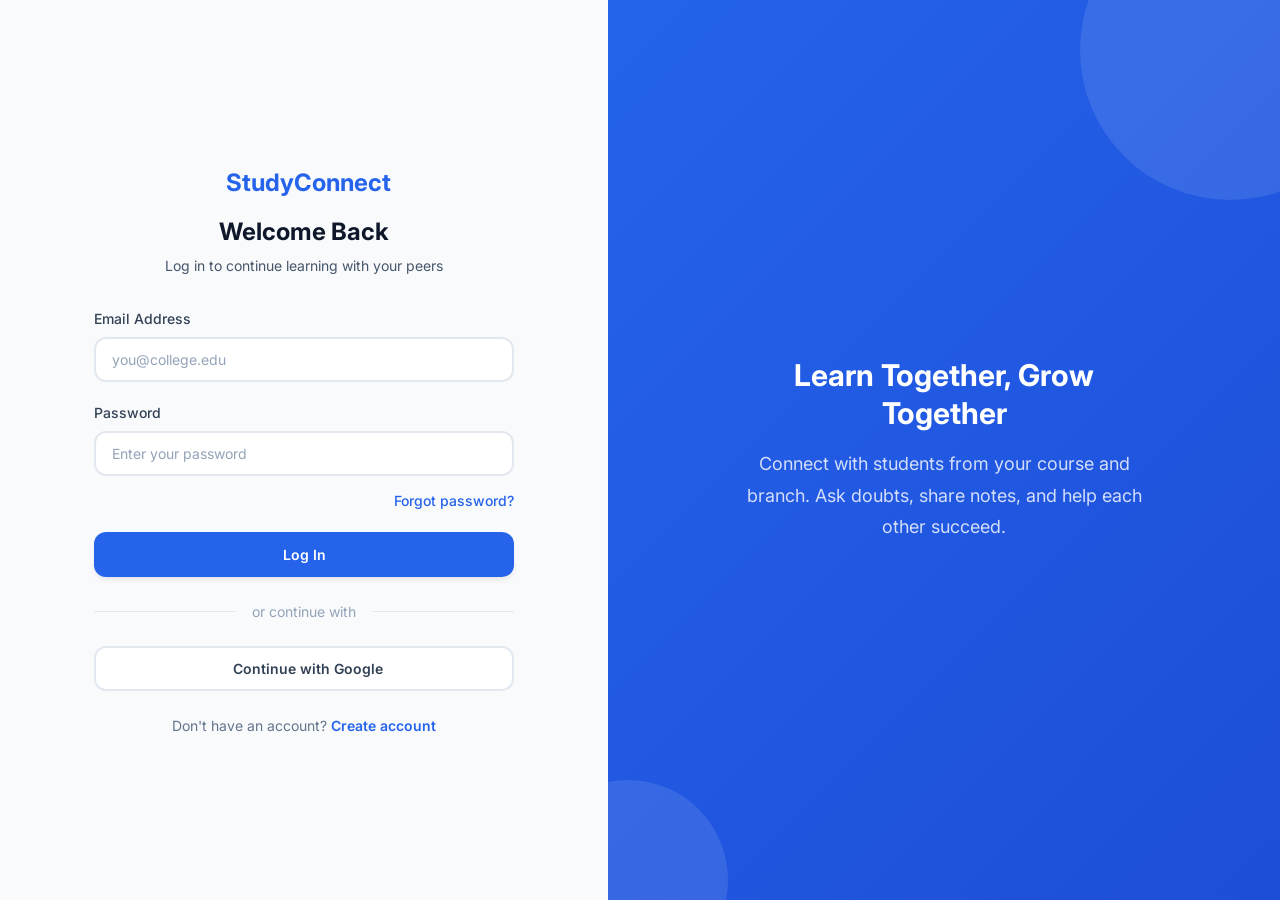
<file: profile.html>
<!DOCTYPE html>
<html lang="en">
<head>
  <meta charset="UTF-8">
  <meta name="viewport" content="width=device-width, initial-scale=1.0">
  <title>Profile — StudyConnect</title>
  <link rel="stylesheet" href="css/main.css">
</head>
<body>
  <div class="app-layout">
    <div id="sidebarMount"></div>
    <div class="app-main">
      <div id="headerMount" data-title="Profile"></div>
      <main class="app-content">
        <header class="profile-header">
          <div class="profile-avatar-wrapper">
            <div class="profile-avatar" id="profileAvatar">SC</div>
            <label class="profile-avatar-edit" aria-label="Change photo">
              <span id="cameraIcon"></span>
              <input type="file" id="avatarInput" accept="image/*" hidden>
            </label>
          </div>
          <h2 class="profile-username" id="profileUsername">Student_4821</h2>
          <p class="profile-meta" id="profileMeta">CSE · 2nd Year</p>
          <div class="profile-badges">
            <span class="badge badge-primary" id="badgeCourse">B.Tech</span>
            <span class="badge badge-accent" id="badgeBranch">CSE</span>
            <span class="badge badge-gray" id="badgeYear">2nd Year</span>
          </div>
        </header>

        <div class="profile-grid">
          <section class="profile-section">
            <h3 class="profile-section-title">Academic details</h3>
            <form class="profile-edit-form" id="profileForm">
              <div class="form-group">
                <label class="form-label" for="editUsername">Anonymous username</label>
                <input class="form-input" id="editUsername" value="Student_4821">
              </div>
              <div class="form-group">
                <label class="form-label" for="editCollege">College</label>
                <input class="form-input" id="editCollege" placeholder="Hidden by default on student cards">
              </div>
              <div class="form-group">
                <label class="form-label" for="editCourse">Course</label>
                <select class="form-select" id="editCourse">
                  <option>Diploma</option>
                  <option selected>B.Tech</option>
                </select>
              </div>
              <div class="form-group">
                <label class="form-label" for="editBranch">Branch</label>
                <select class="form-select" id="editBranch">
                  <option>CSE</option>
                  <option>ECE</option>
                  <option>EEE</option>
                  <option>Mechanical</option>
                  <option>Civil</option>
                  <option>IT</option>
                  <option>AI & ML</option>
                  <option>Data Science</option>
                  <option>Other</option>
                </select>
              </div>
              <div class="form-group">
                <label class="form-label" for="editYear">Year</label>
                <select class="form-select" id="editYear">
                  <option>1st Year</option>
                  <option selected>2nd Year</option>
                  <option>3rd Year</option>
                  <option>4th Year</option>
                </select>
              </div>
              <div class="profile-actions">
                <button type="submit" class="btn btn-primary">Save changes</button>
              </div>
            </form>
          </section>

          <section class="profile-section">
            <h3 class="profile-section-title">Privacy settings</h3>
            <p style="font-size:var(--font-size-sm);margin-bottom:var(--space-4)">Phone numbers are never displayed. Only course, branch, and year are visible by default.</p>
            <div class="privacy-item">
              <div class="privacy-item-info">
                <h4>Hide Name</h4>
                <p>Keep your real name private. Peers see your anonymous username.</p>
              </div>
              <label class="toggle">
                <input type="checkbox" class="toggle-input privacy-toggle" data-privacy="hideName" checked>
                <span class="toggle-slider"></span>
              </label>
            </div>
            <div class="privacy-item">
              <div class="privacy-item-info">
                <h4>Hide College</h4>
                <p>Do not show your college on student cards.</p>
              </div>
              <label class="toggle">
                <input type="checkbox" class="toggle-input privacy-toggle" data-privacy="hideCollege">
                <span class="toggle-slider"></span>
              </label>
            </div>
            <div class="privacy-item">
              <div class="privacy-item-info">
                <h4>Hide Email</h4>
                <p>Email stays off public profiles.</p>
              </div>
              <label class="toggle">
                <input type="checkbox" class="toggle-input privacy-toggle" data-privacy="hideEmail" checked>
                <span class="toggle-slider"></span>
              </label>
            </div>
            <div class="privacy-item">
              <div class="privacy-item-info">
                <h4>Hide Online Status</h4>
                <p>Appear offline to other students.</p>
              </div>
              <label class="toggle">
                <input type="checkbox" class="toggle-input privacy-toggle" data-privacy="hideOnline">
                <span class="toggle-slider"></span>
              </label>
            </div>
            <div class="privacy-item">
              <div class="privacy-item-info">
                <h4>Hide Profile Photo</h4>
                <p>Show initials instead of a photo.</p>
              </div>
              <label class="toggle">
                <input type="checkbox" class="toggle-input privacy-toggle" data-privacy="hidePhoto">
                <span class="toggle-slider"></span>
              </label>
            </div>
          </section>
        </div>
      </main>
    </div>
  </div>

  <script src="js/icons.js"></script>
  <script src="js/subjects-index.js"></script>
  <script src="js/api.js"></script>
  <script src="js/components.js"></script>
  <script src="js/main.js"></script>
  <script src="js/pages/profile.js"></script>
</body>
</html>
</file>
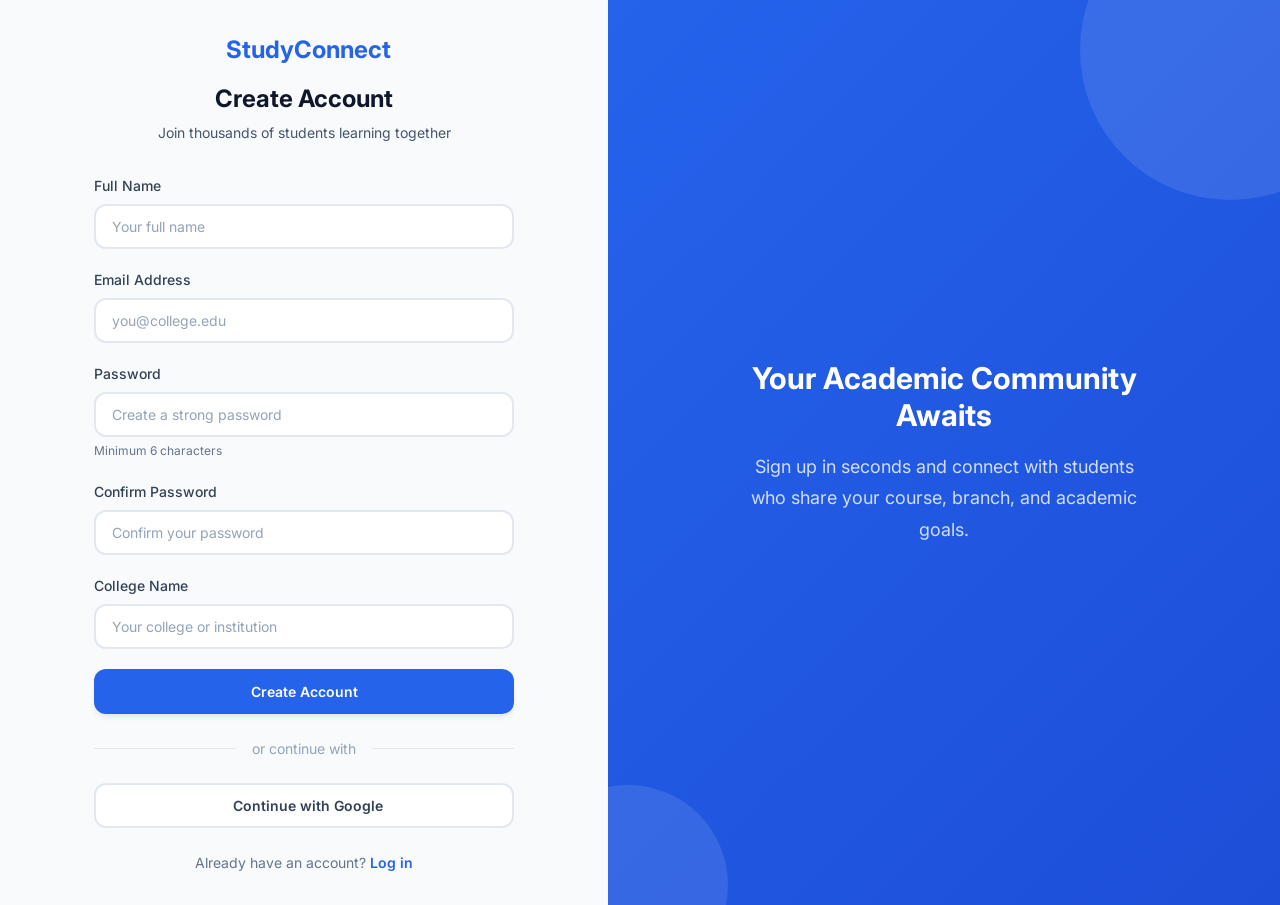
<file: register.html>
<!DOCTYPE html>
<html lang="en">
<head>
  <meta charset="UTF-8">
  <meta name="viewport" content="width=device-width, initial-scale=1.0">
  <title>Create Account — StudyConnect</title>
  <link rel="stylesheet" href="css/main.css">
</head>
<body>
  <div class="auth-layout">
    <div class="auth-panel">
      <div class="auth-card">
        <div class="auth-header">
          <a href="index.html" class="auth-logo"><span id="logoIcon"></span> StudyConnect</a>
          <h1>Create Account</h1>
          <p>Join thousands of students learning together</p>
        </div>

        <form data-validate data-auth="register">
          <div class="form-group">
            <label class="form-label" for="fullName">Full Name</label>
            <input type="text" id="fullName" name="fullName" class="form-input" placeholder="Your full name" required>
            <span class="form-error"></span>
          </div>

          <div class="form-group">
            <label class="form-label" for="email">Email Address</label>
            <input type="email" id="email" name="email" class="form-input" placeholder="you@college.edu" required>
            <span class="form-error"></span>
          </div>

          <div class="form-group">
            <label class="form-label" for="password">Password</label>
            <input type="password" id="password" name="password" class="form-input" placeholder="Create a strong password" required minlength="6">
            <span class="form-hint">Minimum 6 characters</span>
            <span class="form-error"></span>
          </div>

          <div class="form-group">
            <label class="form-label" for="confirmPassword">Confirm Password</label>
            <input type="password" id="confirmPassword" name="confirmPassword" class="form-input" placeholder="Confirm your password" required>
            <span class="form-error"></span>
          </div>

          <div class="form-group">
            <label class="form-label" for="college">College Name</label>
            <input type="text" id="college" name="college" class="form-input" placeholder="Your college or institution" required>
            <span class="form-error"></span>
          </div>

          <div class="auth-form-actions">
            <button type="submit" class="btn btn-primary">Create Account</button>
          </div>
        </form>

        <div class="divider">or continue with</div>

        <button class="btn btn-google" type="button" id="googleRegister">
          <span id="googleIcon"></span> Continue with Google
        </button>

        <div class="auth-footer">
          Already have an account? <a href="login.html">Log in</a>
        </div>
      </div>
    </div>

    <div class="auth-visual">
      <div class="auth-visual-decoration"></div>
      <div class="auth-visual-decoration"></div>
      <div class="auth-visual-content">
        <h2>Your Academic Community Awaits</h2>
        <p>Sign up in seconds and connect with students who share your course, branch, and academic goals.</p>
      </div>
    </div>
  </div>

  <script src="js/icons.js"></script>
  <script src="js/subjects-index.js"></script>
  <script src="js/api.js"></script>
  <script src="js/components.js"></script>
  <script src="js/main.js"></script>
  <script>
    document.getElementById('logoIcon').innerHTML = Icons.logo;
    document.getElementById('googleIcon').innerHTML = Icons.google;
    document.getElementById('googleRegister').addEventListener('click', () => {
      StudyConnect.toast('Google signup is not enabled. Create an account with email.');
    });
  </script>
</body>
</html>
</file>
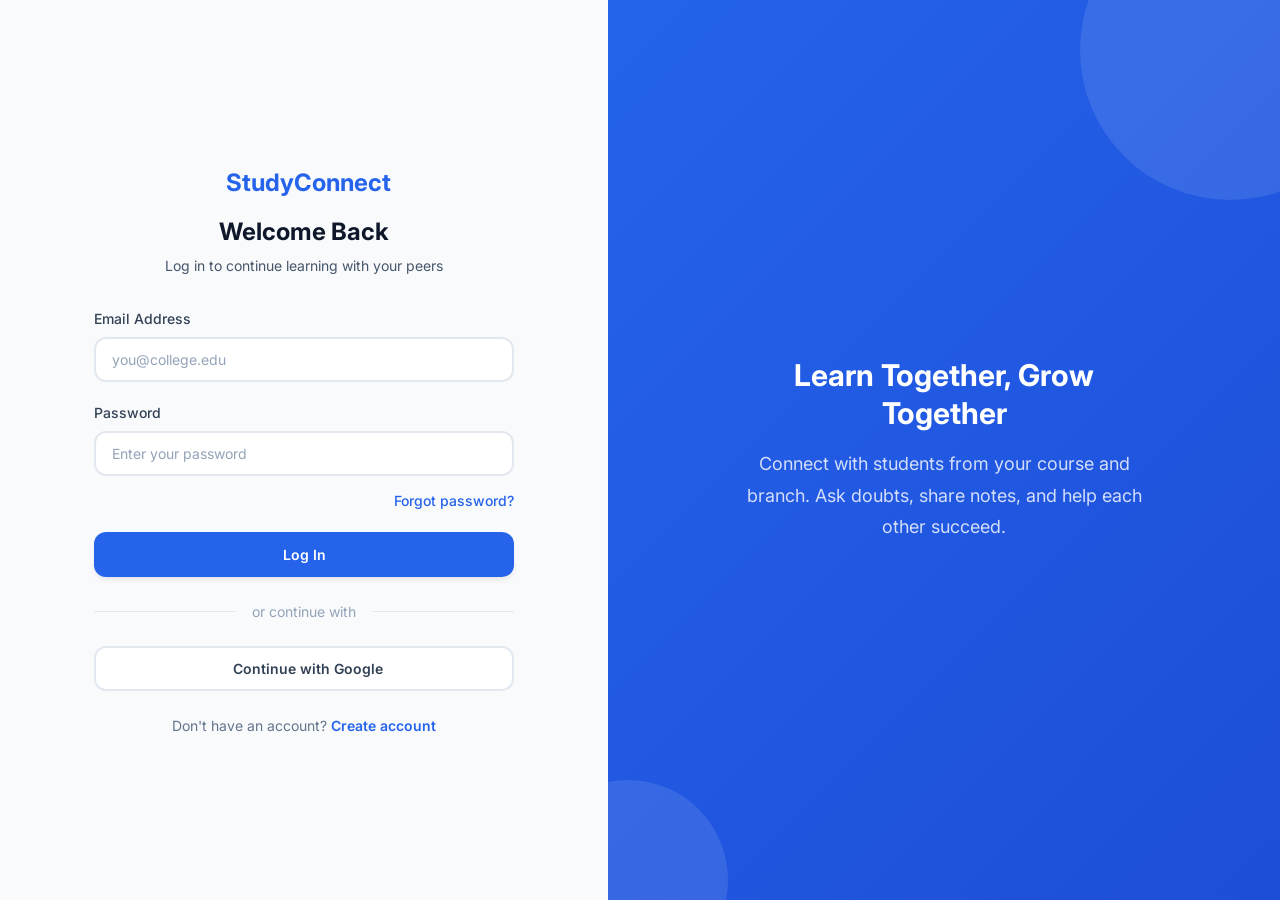
<file: settings.html>
<!DOCTYPE html>
<html lang="en">
<head>
  <meta charset="UTF-8">
  <meta name="viewport" content="width=device-width, initial-scale=1.0">
  <title>Settings — StudyConnect</title>
  <link rel="stylesheet" href="css/main.css">
</head>
<body>
  <div class="app-layout">
    <div id="sidebarMount"></div>
    <div class="app-main">
      <div id="headerMount" data-title="Settings"></div>
      <main class="app-content">
        <section class="settings-section">
          <h3 class="settings-section-title">Appearance</h3>
          <div class="settings-item">
            <div class="settings-item-info">
              <h4>Dark Mode</h4>
              <p>Switch between light and dark themes.</p>
            </div>
            <label class="toggle">
              <input type="checkbox" class="toggle-input" id="darkModeToggle">
              <span class="toggle-slider"></span>
            </label>
          </div>
          <div class="settings-item">
            <div class="settings-item-info">
              <h4>Language</h4>
              <p>Choose the language used across StudyConnect.</p>
            </div>
            <select class="form-select" id="languageSelect" style="max-width:180px">
              <option>English</option>
              <option>Hindi</option>
              <option>Tamil</option>
              <option>Telugu</option>
            </select>
          </div>
        </section>

        <section class="settings-section">
          <h3 class="settings-section-title">Notifications</h3>
          <div class="settings-item">
            <div class="settings-item-info">
              <h4>New answers</h4>
              <p>Get notified when someone answers your doubt.</p>
            </div>
            <label class="toggle">
              <input type="checkbox" class="toggle-input" checked>
              <span class="toggle-slider"></span>
            </label>
          </div>
          <div class="settings-item">
            <div class="settings-item-info">
              <h4>New messages</h4>
              <p>Alerts for incoming chats.</p>
            </div>
            <label class="toggle">
              <input type="checkbox" class="toggle-input" checked>
              <span class="toggle-slider"></span>
            </label>
          </div>
          <div class="settings-item">
            <div class="settings-item-info">
              <h4>AI responses</h4>
              <p>Notify when the assistant finishes a long explanation.</p>
            </div>
            <label class="toggle">
              <input type="checkbox" class="toggle-input" checked>
              <span class="toggle-slider"></span>
            </label>
          </div>
        </section>

        <section class="settings-section">
          <h3 class="settings-section-title">Privacy</h3>
          <div class="settings-item">
            <div class="settings-item-info">
              <h4>Hide Name</h4>
              <p>Peers only see your anonymous username.</p>
            </div>
            <label class="toggle">
              <input type="checkbox" class="toggle-input privacy-toggle" data-privacy="hideName" checked>
              <span class="toggle-slider"></span>
            </label>
          </div>
          <div class="settings-item">
            <div class="settings-item-info">
              <h4>Hide Email</h4>
              <p>Email is never shown on student cards.</p>
            </div>
            <label class="toggle">
              <input type="checkbox" class="toggle-input privacy-toggle" data-privacy="hideEmail" checked>
              <span class="toggle-slider"></span>
            </label>
          </div>
          <div class="settings-item">
            <div class="settings-item-info">
              <h4>Hide College</h4>
              <p>Optional college visibility.</p>
            </div>
            <label class="toggle">
              <input type="checkbox" class="toggle-input privacy-toggle" data-privacy="hideCollege">
              <span class="toggle-slider"></span>
            </label>
          </div>
            <div class="settings-item">
            <div class="settings-item-info">
              <h4>Hide Online Status</h4>
              <p>Appear offline even when you are active.</p>
            </div>
            <label class="toggle">
              <input type="checkbox" class="toggle-input privacy-toggle" data-privacy="hideOnline">
              <span class="toggle-slider"></span>
            </label>
          </div>
          <p style="font-size:var(--font-size-xs);color:var(--color-gray-500);margin-top:var(--space-4)">Phone numbers are never stored on public profiles and cannot be displayed to other students.</p>
          <a href="profile.html" class="btn btn-sm btn-secondary" style="margin-top:var(--space-4)">Manage profile privacy</a>
        </section>

        <section class="settings-section">
          <h3 class="settings-section-title">Account</h3>
          <div class="settings-item">
            <div class="settings-item-info">
              <h4 class="settings-danger">Log out</h4>
              <p>Sign out of this device. You can log in again anytime.</p>
            </div>
            <button type="button" class="btn btn-secondary" id="logoutBtn">Logout</button>
          </div>
        </section>
      </main>
    </div>
  </div>

  <script src="js/icons.js"></script>
  <script src="js/subjects-index.js"></script>
  <script src="js/api.js"></script>
  <script src="js/components.js"></script>
  <script src="js/main.js"></script>
  <script src="js/pages/settings.js"></script>
  <script>
    document.getElementById('languageSelect').addEventListener('change', (e) => {
      StudyConnect.toast('Language set to ' + e.target.value);
    });
  </script>
</body>
</html>
</file>
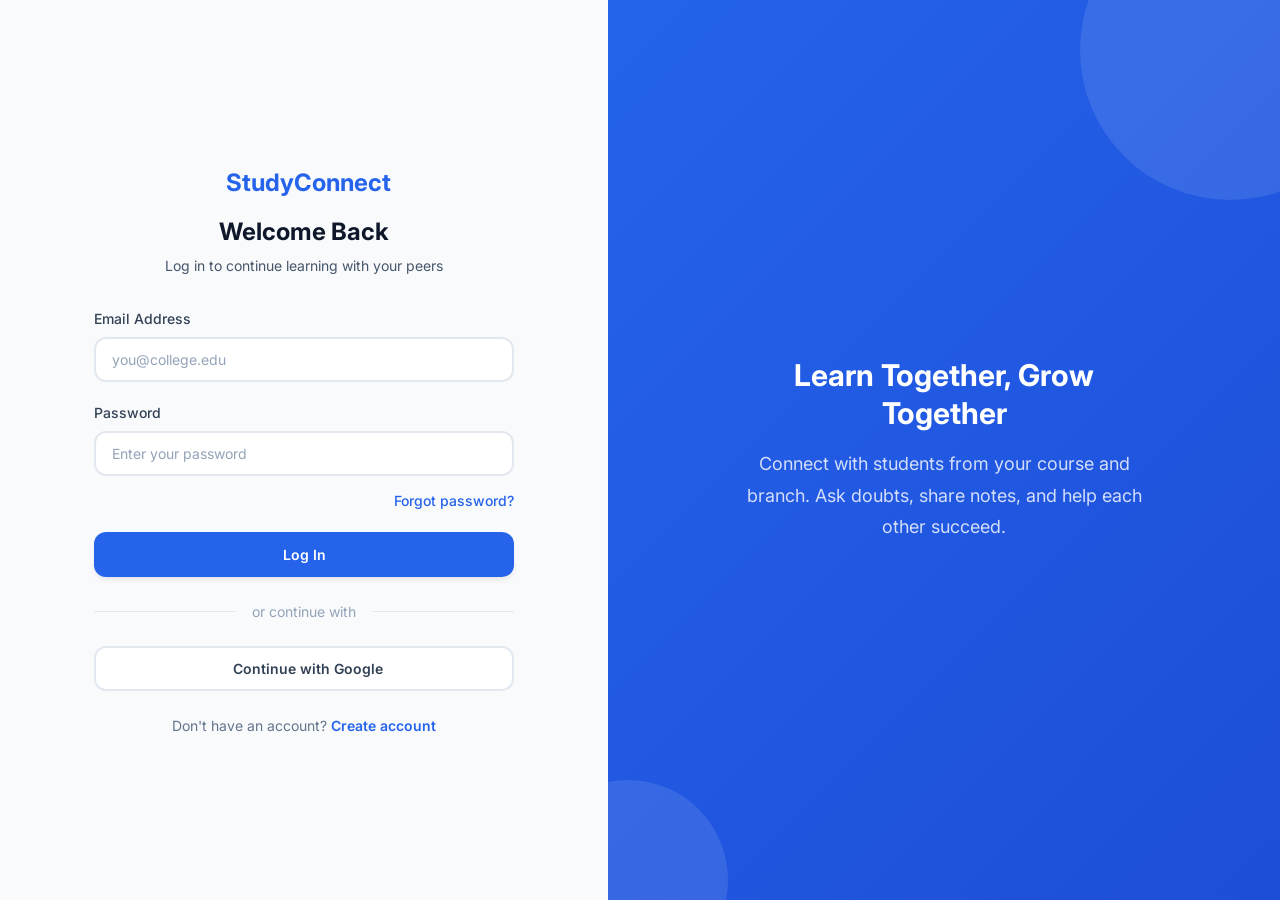
<file: voice-call.html>
<!DOCTYPE html>
<html lang="en">
<head>
  <meta charset="UTF-8">
  <meta name="viewport" content="width=device-width, initial-scale=1.0">
  <title>Voice Call — StudyConnect</title>
  <link rel="stylesheet" href="css/main.css">
</head>
<body>
  <div class="app-layout">
    <div id="sidebarMount"></div>
    <div class="app-main">
      <div id="headerMount" data-title="Voice Call"></div>
      <main class="app-content">
        <div class="voice-call-container">
          <p class="voice-call-status connecting" id="callStatus">Connecting...</p>
          <div class="voice-call-avatar" id="callAvatar">C</div>
          <h2 class="voice-call-name">Coder_2847</h2>
          <p class="voice-call-branch">CSE · 2nd Year</p>
          <p class="voice-call-timer" id="callTimer">00:00</p>
          <div class="voice-call-controls">
            <button type="button" class="voice-call-btn mute" id="muteBtn" aria-label="Mute"></button>
            <button type="button" class="voice-call-btn end" id="endCallBtn" aria-label="End call"></button>
            <button type="button" class="voice-call-btn speaker" id="speakerBtn" aria-label="Speaker"></button>
          </div>
        </div>
      </main>
    </div>
  </div>

  <script src="js/icons.js"></script>
  <script src="js/subjects-index.js"></script>
  <script src="js/api.js"></script>
  <script src="js/components.js"></script>
  <script src="js/main.js"></script>
  <script src="js/pages/voice-call.js"></script>
  <script>
    document.getElementById('muteBtn').innerHTML = Icons.mic;
    document.getElementById('endCallBtn').innerHTML = Icons.phoneOff;
    document.getElementById('speakerBtn').innerHTML = Icons.volume;
  </script>
</body>
</html>
</file>
<file: css/main.css>
/* StudyConnect — Main Stylesheet Entry Point */
@import url('variables.css');
@import url('base.css');
@import url('components.css');
@import url('layout.css');
@import url('pages/landing.css');
@import url('pages/auth.css');
@import url('dashboard.css');
@import url('pages/chat.css');
@import url('pages/doubt.css');
@import url('pages/notes.css');
@import url('pages/voice-call.css');
@import url('pages/profile.css');
</file>
